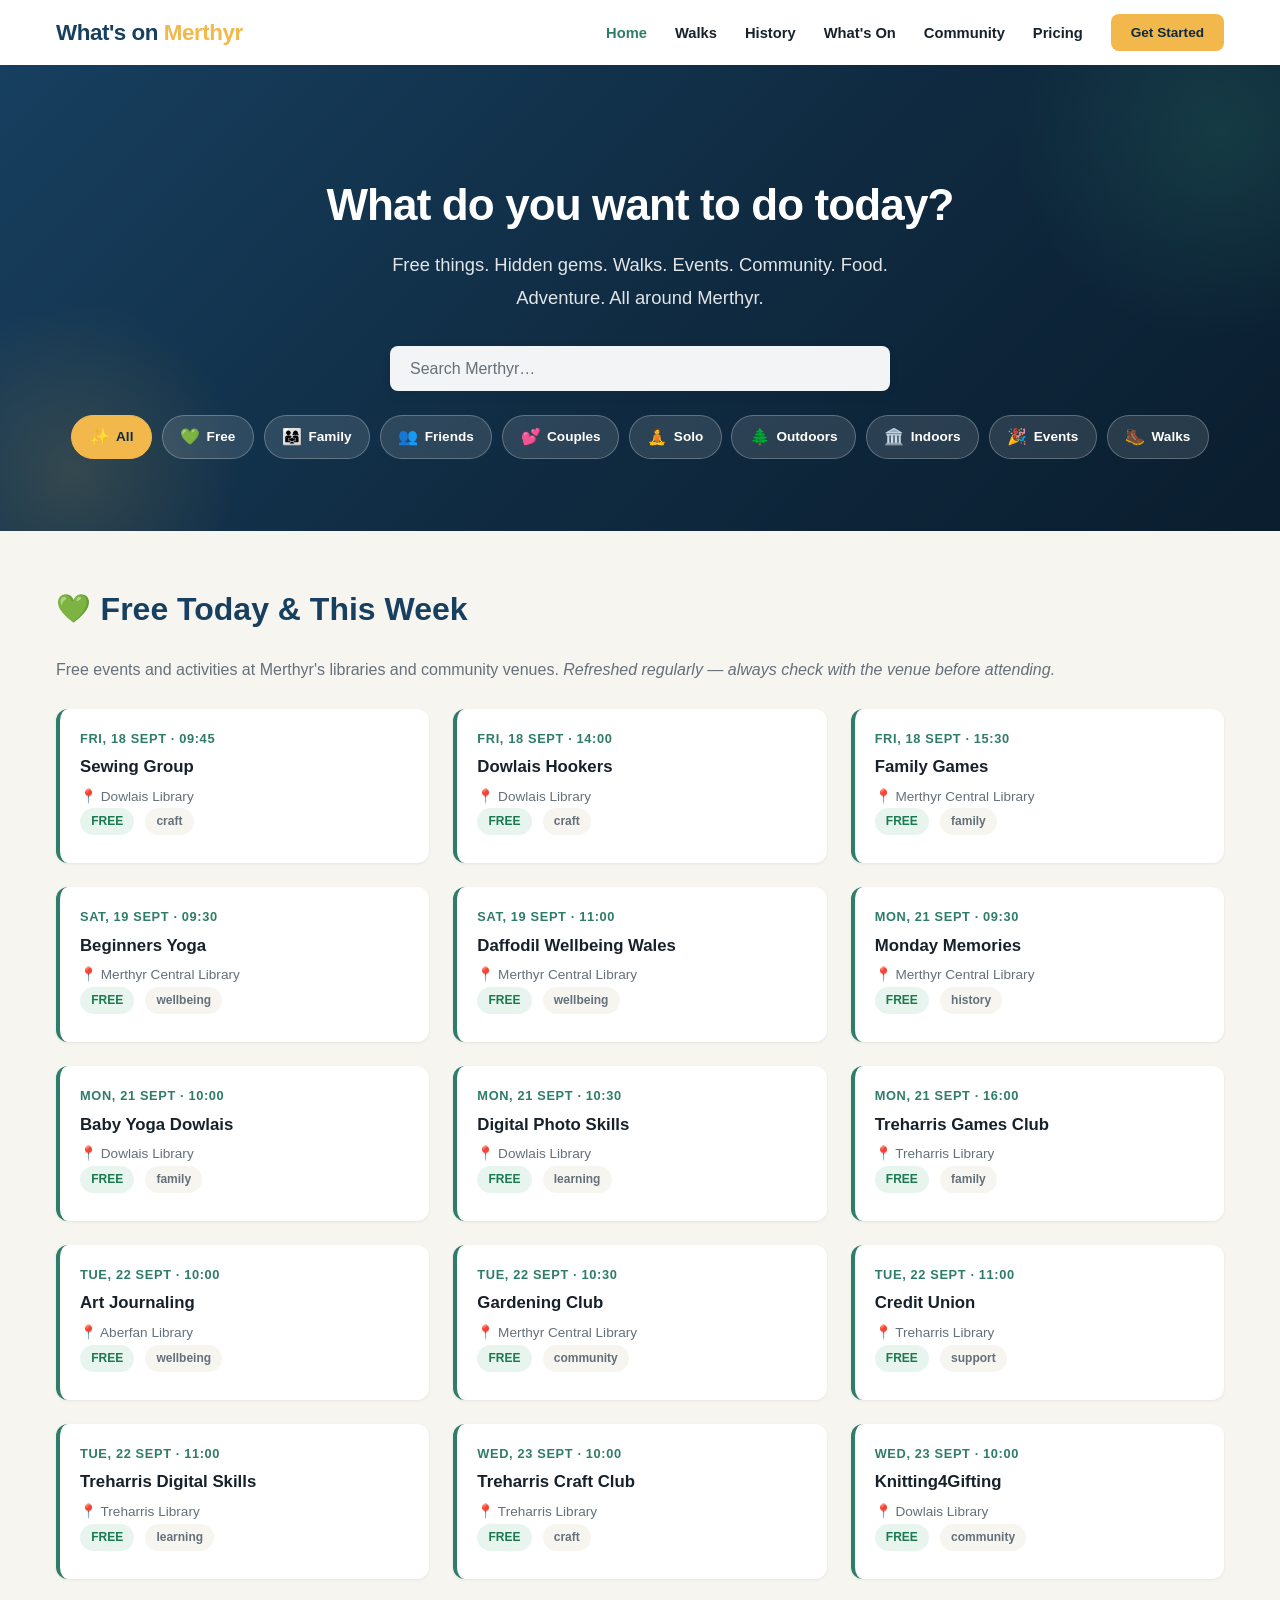
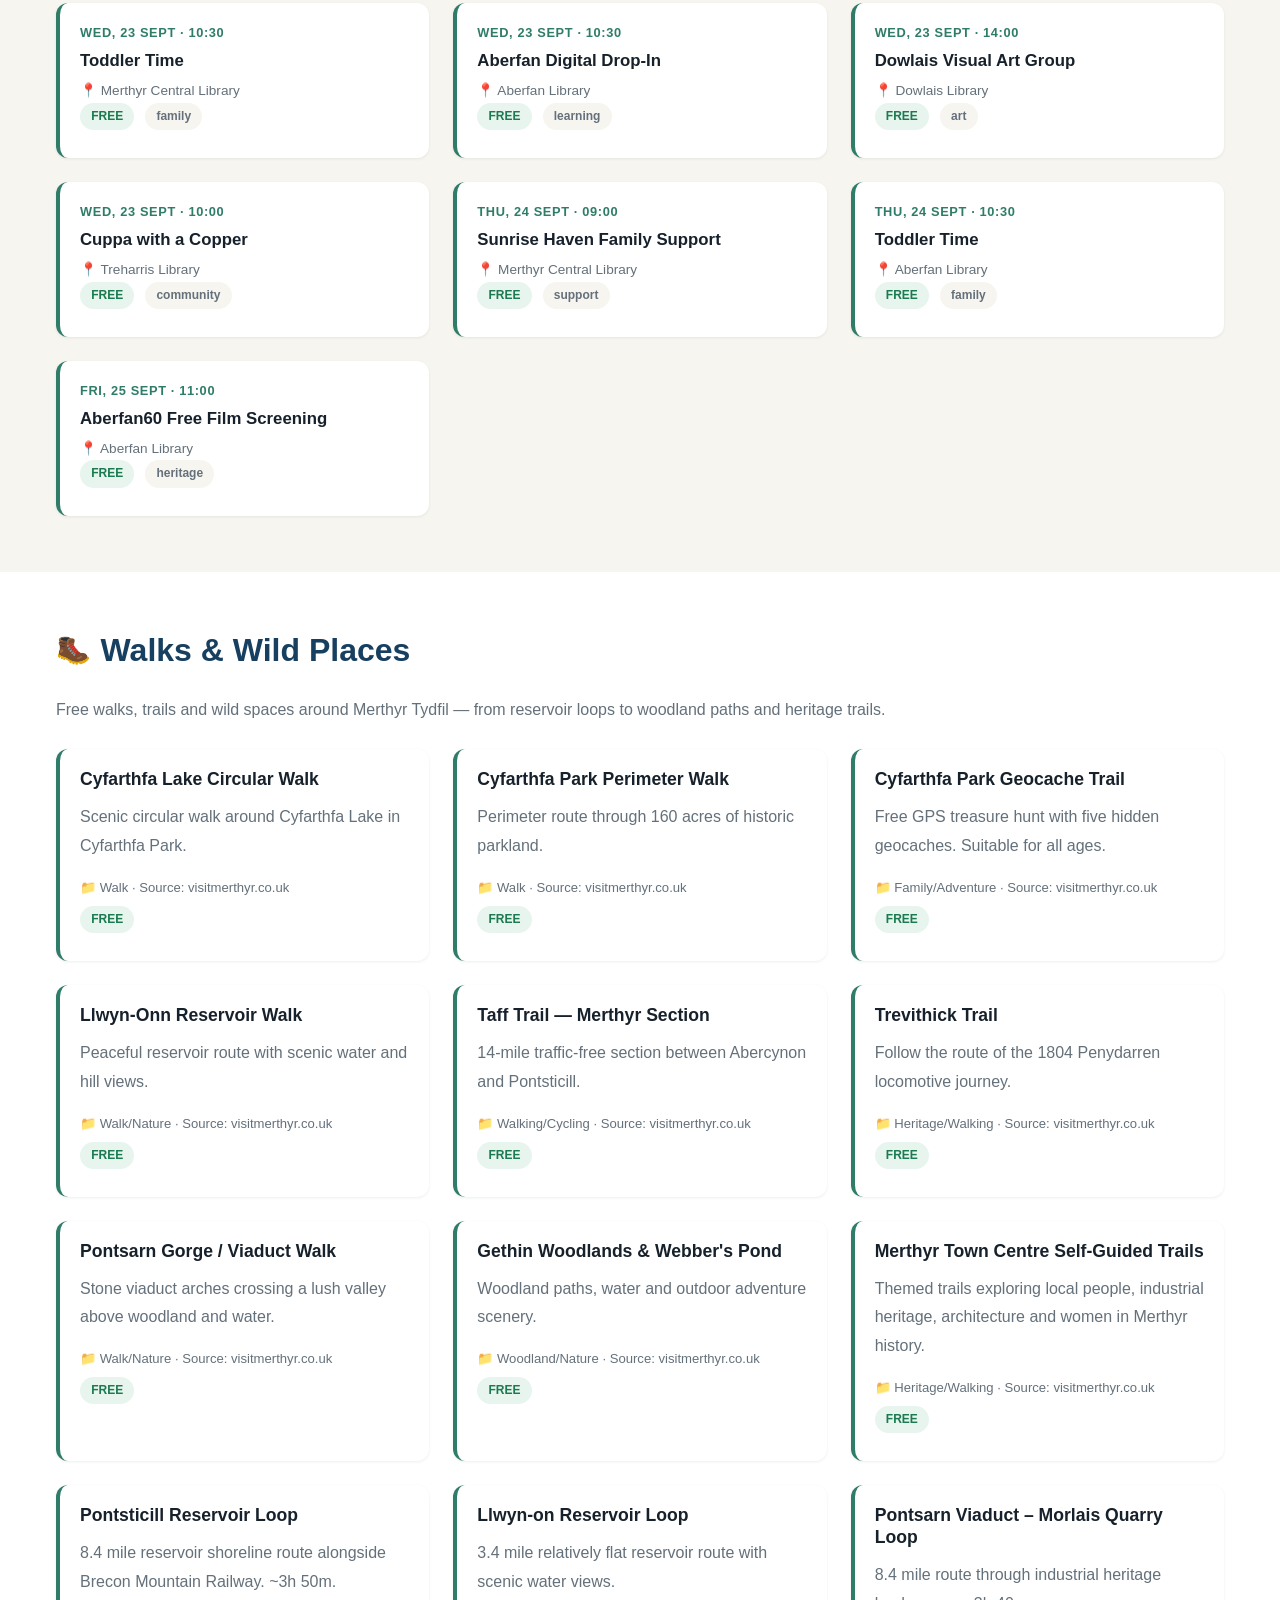
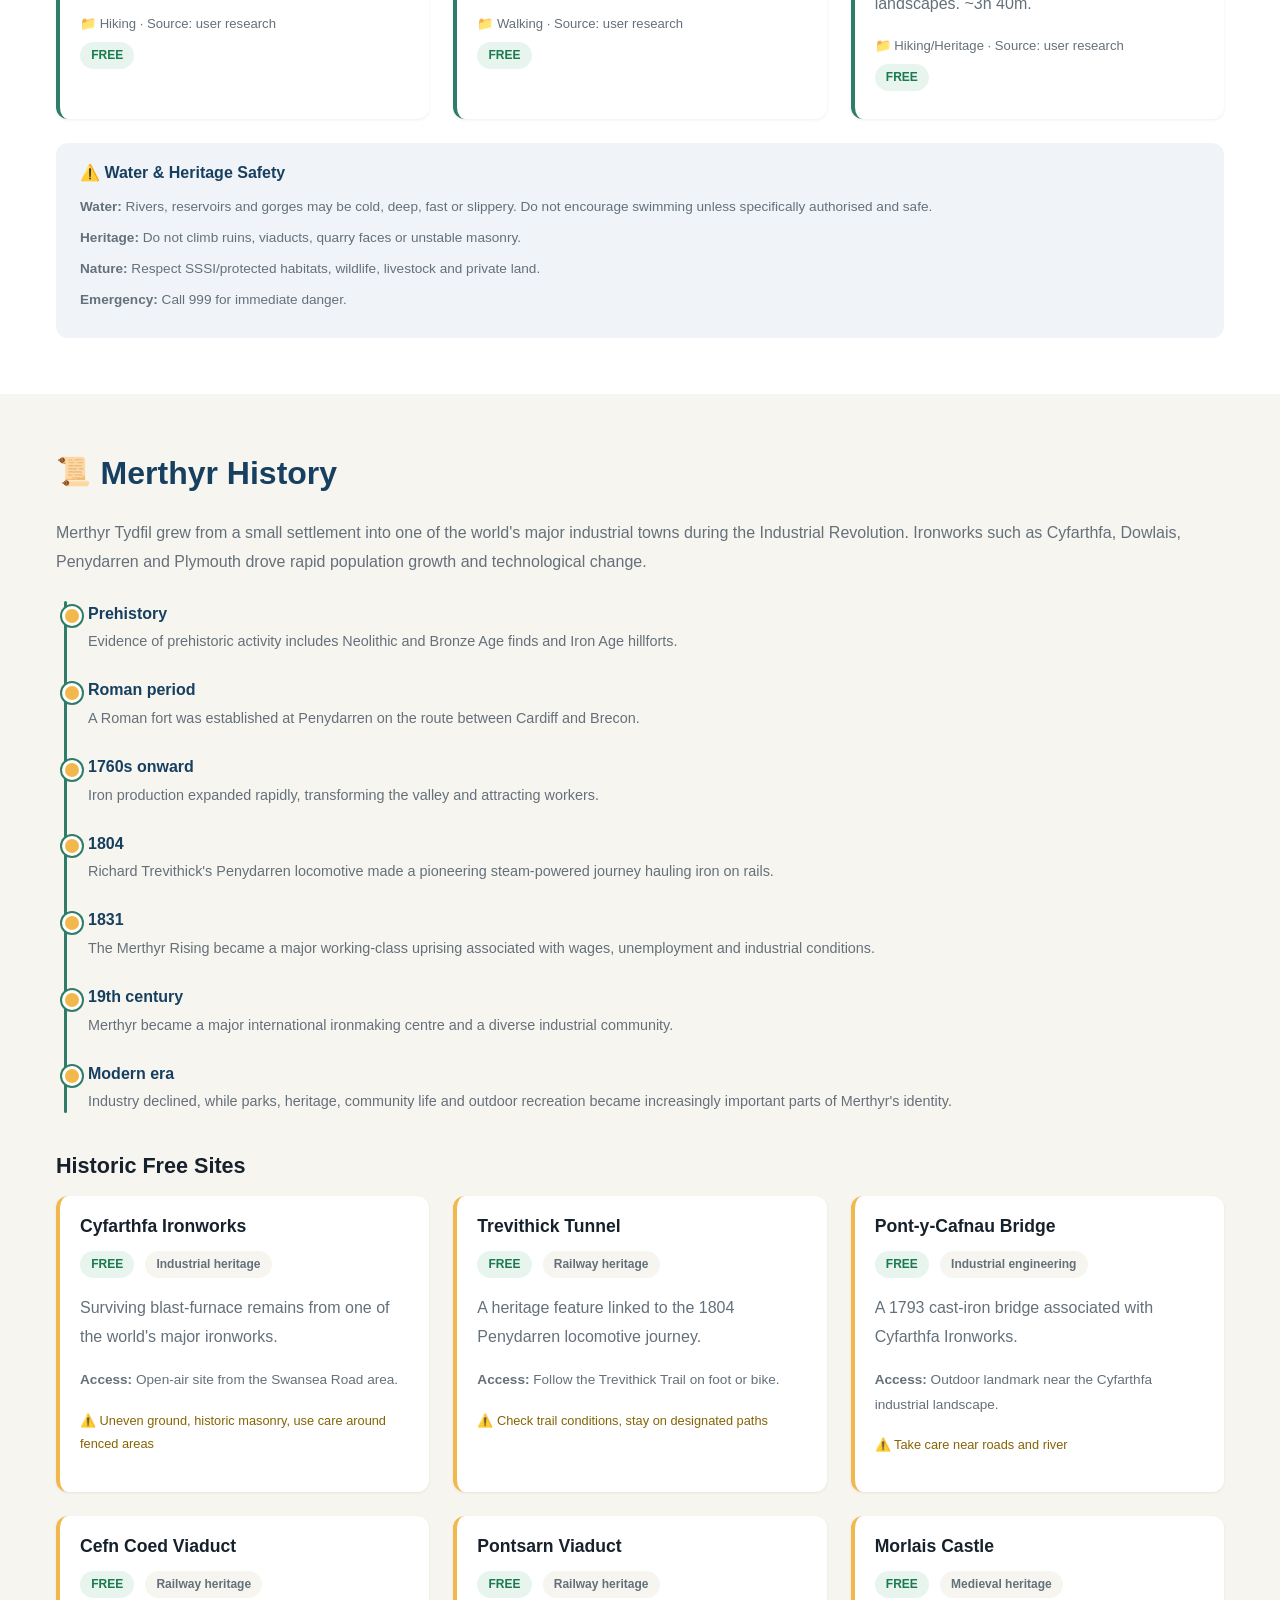
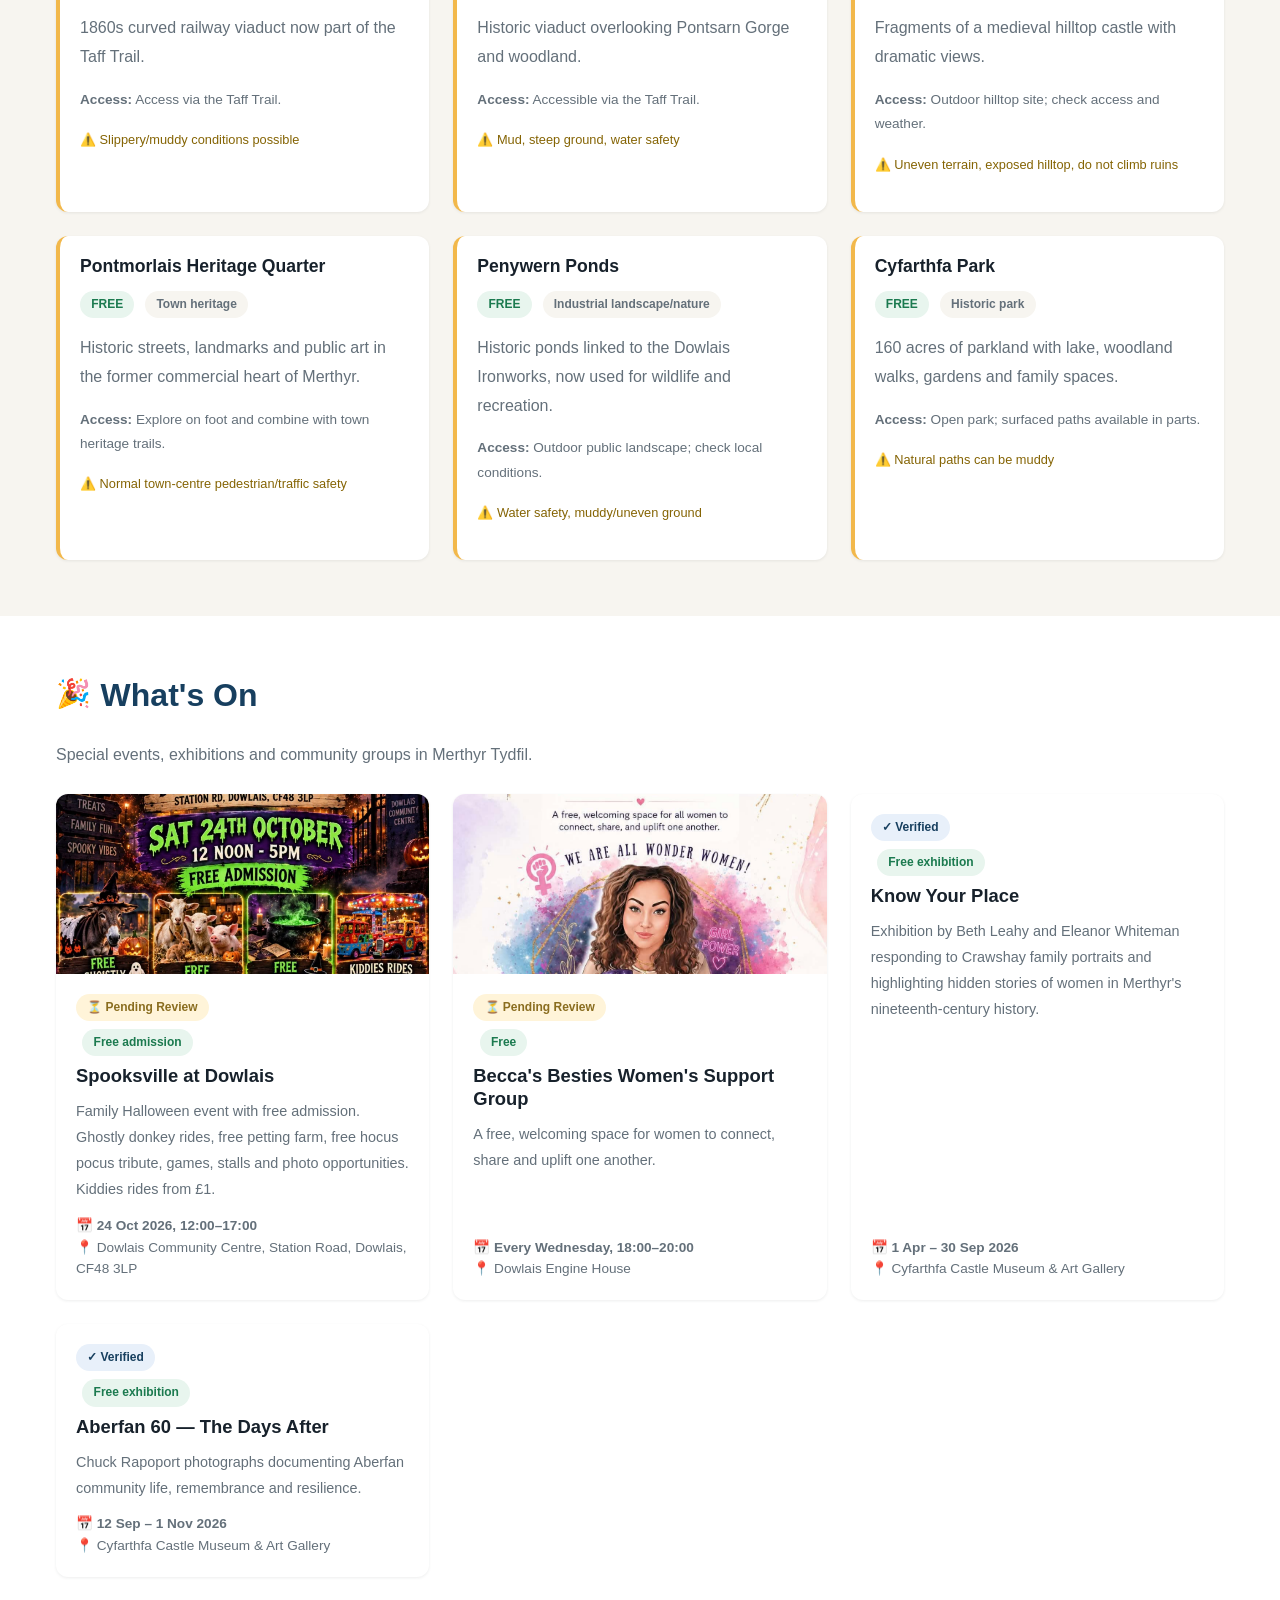
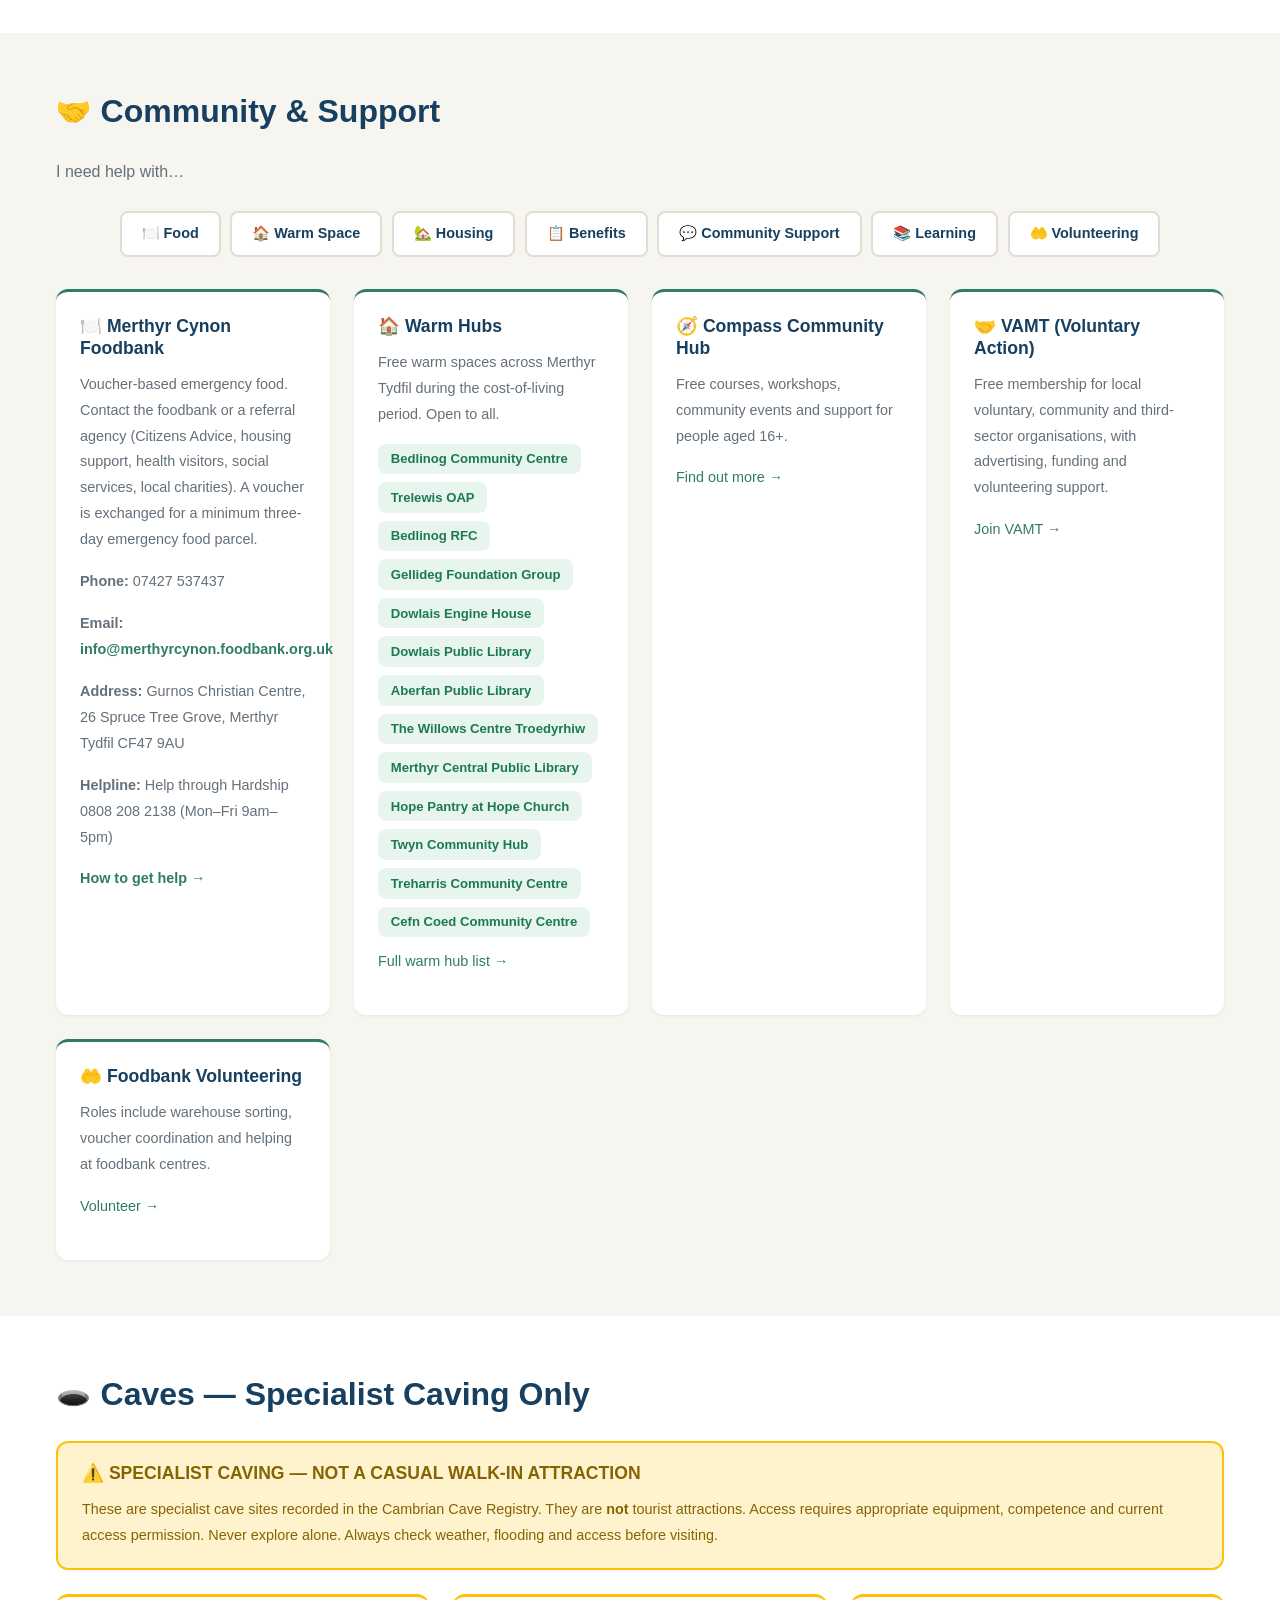
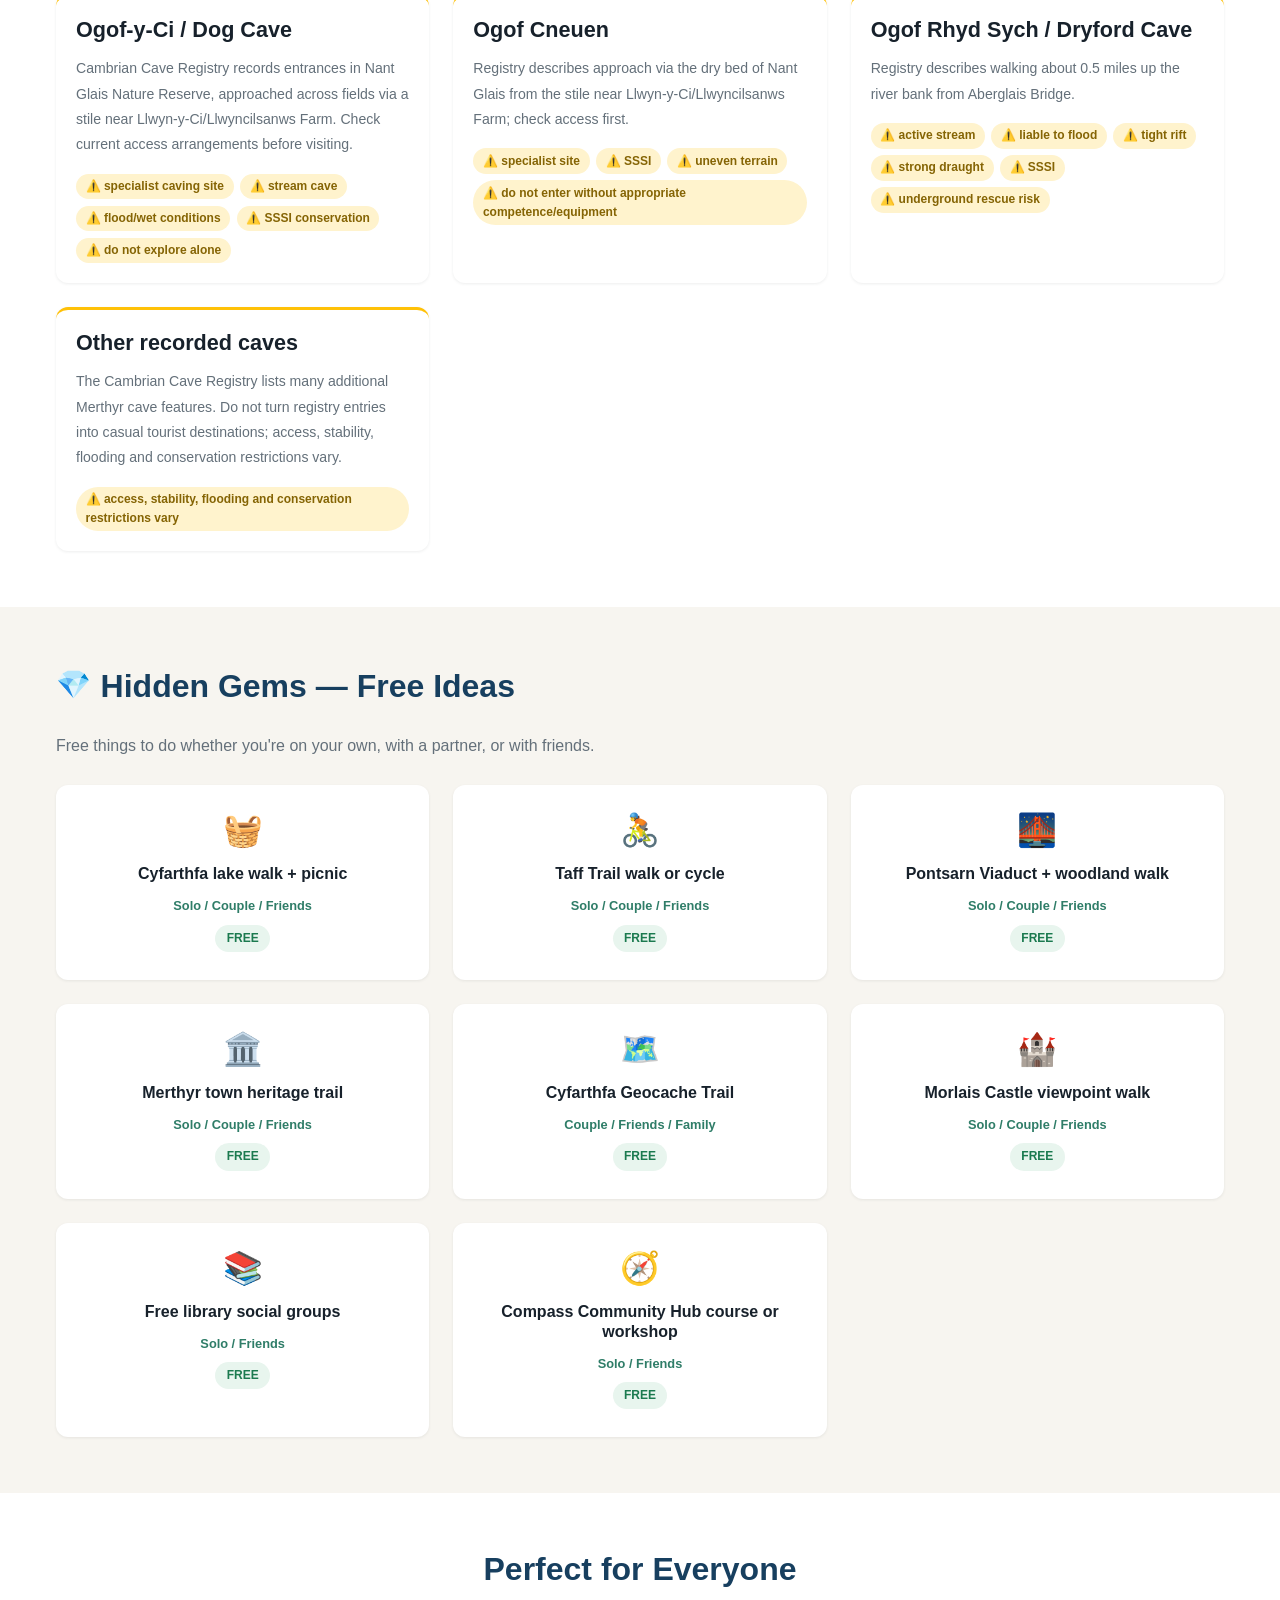
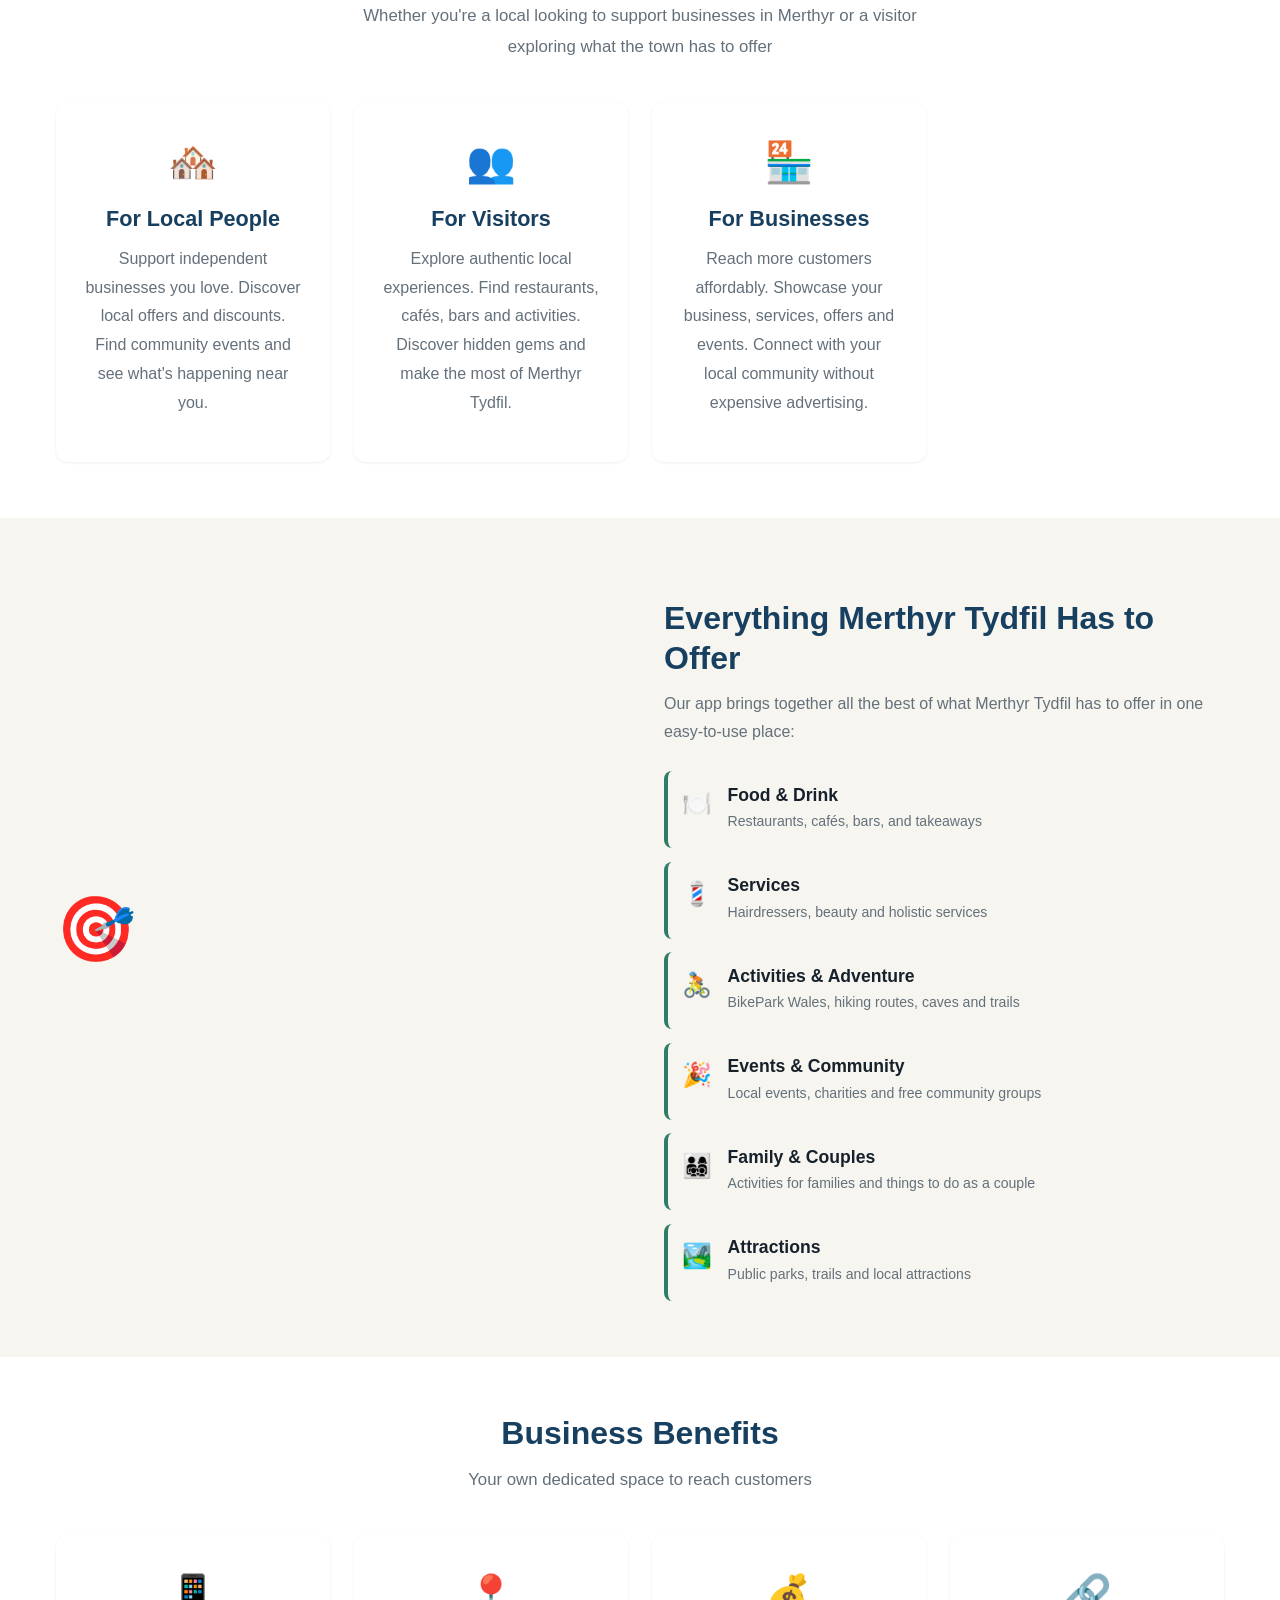
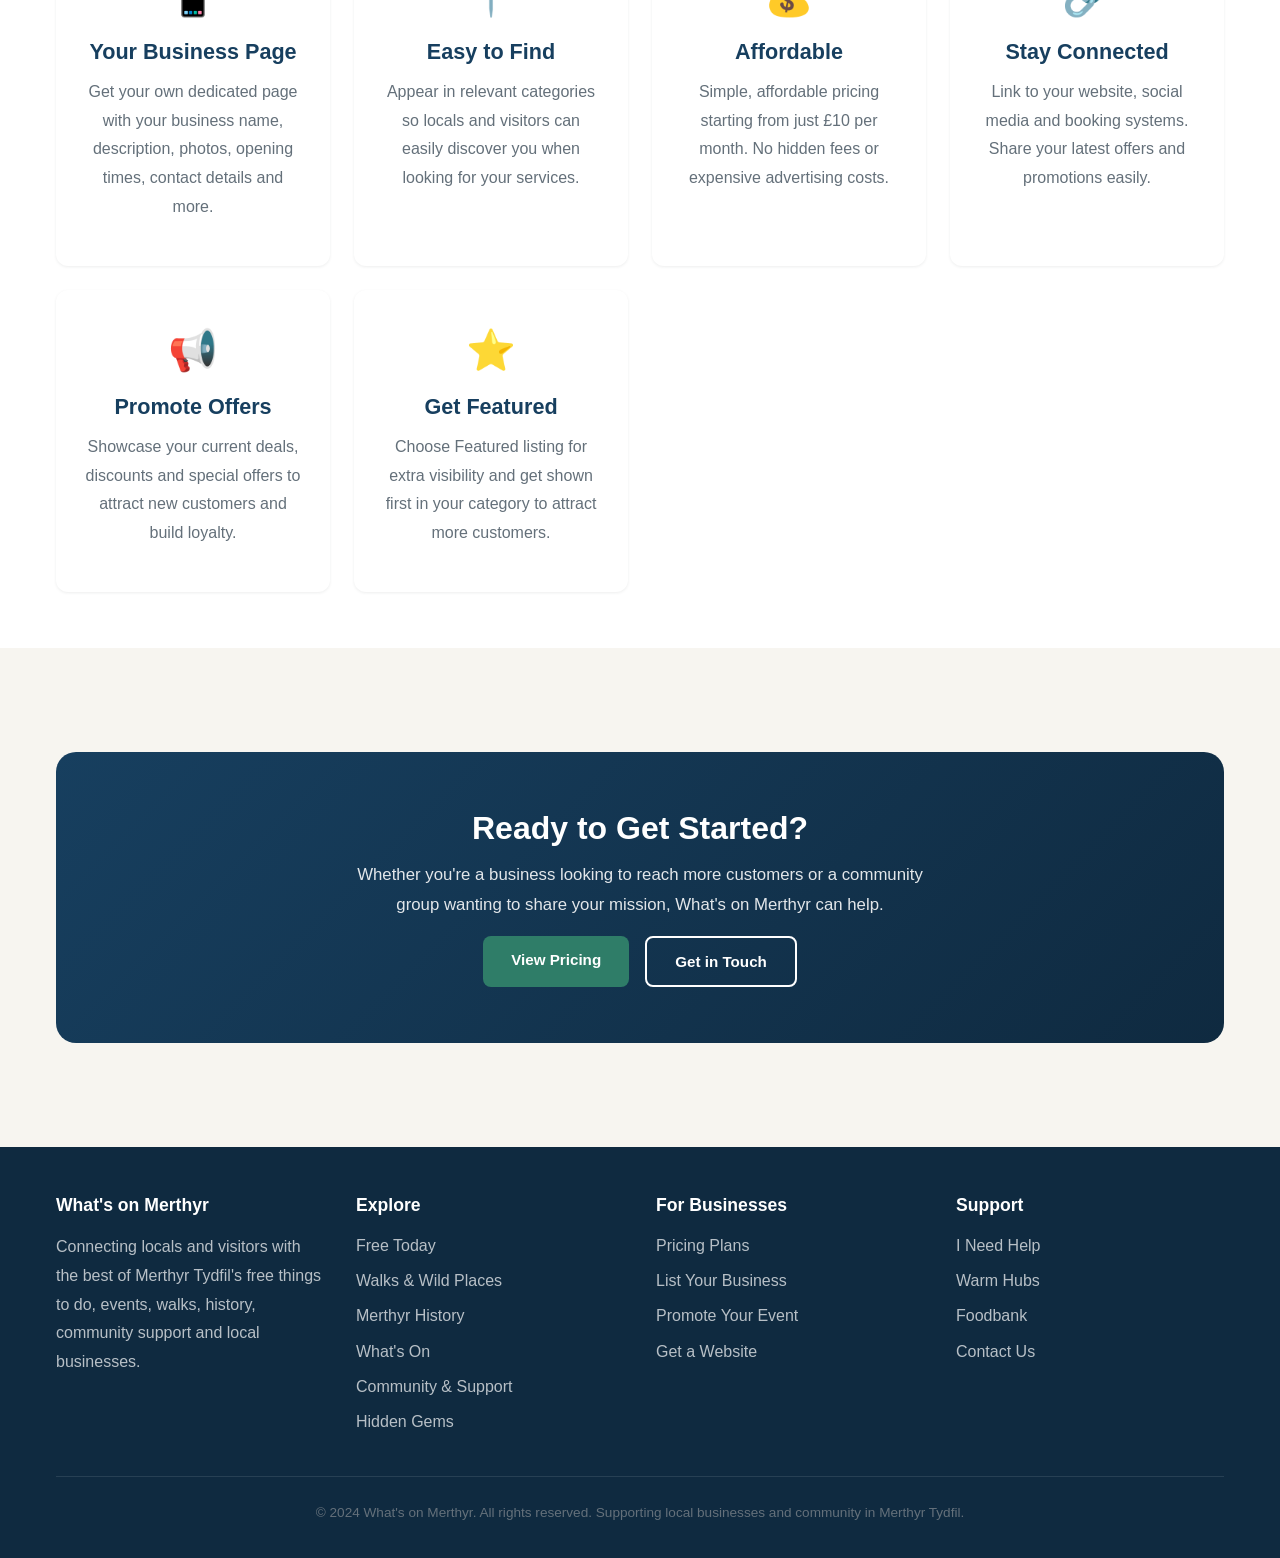
<file: index.html>
<!DOCTYPE html>
<html lang="en">
<head>
  <meta charset="UTF-8">
  <meta name="viewport" content="width=device-width, initial-scale=1.0">
  <title>What's on Merthyr — Free Things To Do, Events, Walks & Community</title>
  <meta name="description" content="Discover free things to do in Merthyr Tydfil — walks, events, history, community support, hidden gems and local businesses. For locals and visitors alike.">
  <link rel="stylesheet" href="styles.css">
  <script defer src="script.js"></script>
</head>
<body>
  <div class="content-wrapper">
    <header>
      <div class="container">
        <div class="header-content">
          <div class="logo">What's on <span>Merthyr</span></div>
          <button class="nav-toggle" id="navToggle">☰</button>
          <nav id="mainNav">
            <ul>
              <li><a href="index.html" class="active">Home</a></li>
              <li><a href="#walks">Walks</a></li>
              <li><a href="#history">History</a></li>
              <li><a href="#whats-on">What's On</a></li>
              <li><a href="#community">Community</a></li>
              <li><a href="pricing.html">Pricing</a></li>
              <li><a href="#contact" class="btn btn-primary btn-small">Get Started</a></li>
            </ul>
          </nav>
        </div>
      </div>
    </header>

    <main>
      <!-- Hero -->
      <section class="hero">
        <div class="container">
          <div class="hero-content">
            <h1>What do you want to do today?</h1>
            <p>Free things. Hidden gems. Walks. Events. Community. Food. Adventure. All around Merthyr.</p>
            <div class="hero-search">
              <input type="text" placeholder="Search Merthyr…" id="searchInput">
            </div>
            <div class="quick-filters" id="quickFilters">
              <span class="filter-chip active" data-filter="all"><span class="chip-icon">✨</span> All</span>
              <span class="filter-chip" data-filter="free"><span class="chip-icon">💚</span> Free</span>
              <span class="filter-chip" data-filter="family"><span class="chip-icon">👨‍👩‍👧</span> Family</span>
              <span class="filter-chip" data-filter="friends"><span class="chip-icon">👥</span> Friends</span>
              <span class="filter-chip" data-filter="couples"><span class="chip-icon">💕</span> Couples</span>
              <span class="filter-chip" data-filter="solo"><span class="chip-icon">🧘</span> Solo</span>
              <span class="filter-chip" data-filter="outdoors"><span class="chip-icon">🌲</span> Outdoors</span>
              <span class="filter-chip" data-filter="indoors"><span class="chip-icon">🏛️</span> Indoors</span>
              <span class="filter-chip" data-filter="events"><span class="chip-icon">🎉</span> Events</span>
              <span class="filter-chip" data-filter="walks"><span class="chip-icon">🥾</span> Walks</span>
            </div>
          </div>
        </div>
      </section>

      <!-- Free Today -->
      <section class="section" id="free-today">
        <div class="container">
          <div class="section-header">
            <span class="section-icon">💚</span>
            <h2>Free Today & This Week</h2>
          </div>
          <p style="margin-bottom: 1.5rem;">Free events and activities at Merthyr's libraries and community venues. <em>Refreshed regularly — always check with the venue before attending.</em></p>
          <div class="cards-grid" id="eventsGrid"></div>
        </div>
      </section>

      <!-- Walks & Wild Places -->
      <section class="section section-alt" id="walks">
        <div class="container">
          <div class="section-header">
            <span class="section-icon">🥾</span>
            <h2>Walks & Wild Places</h2>
          </div>
          <p style="margin-bottom: 1.5rem;">Free walks, trails and wild spaces around Merthyr Tydfil — from reservoir loops to woodland paths and heritage trails.</p>
          <div class="cards-grid" id="walksGrid"></div>

          <div class="safety-notice">
            <h3>⚠️ Water & Heritage Safety</h3>
            <p><strong>Water:</strong> Rivers, reservoirs and gorges may be cold, deep, fast or slippery. Do not encourage swimming unless specifically authorised and safe.</p>
            <p><strong>Heritage:</strong> Do not climb ruins, viaducts, quarry faces or unstable masonry.</p>
            <p><strong>Nature:</strong> Respect SSSI/protected habitats, wildlife, livestock and private land.</p>
            <p><strong>Emergency:</strong> Call 999 for immediate danger.</p>
          </div>
        </div>
      </section>

      <!-- Merthyr History -->
      <section class="section" id="history">
        <div class="container">
          <div class="section-header">
            <span class="section-icon">📜</span>
            <h2>Merthyr History</h2>
          </div>
          <p style="margin-bottom: 1.5rem;">Merthyr Tydfil grew from a small settlement into one of the world's major industrial towns during the Industrial Revolution. Ironworks such as Cyfarthfa, Dowlais, Penydarren and Plymouth drove rapid population growth and technological change.</p>
          <div class="timeline" id="timeline"></div>

          <h3 style="margin-top: 2.5rem; margin-bottom: 1rem;">Historic Free Sites</h3>
          <div class="cards-grid" id="historicGrid"></div>
        </div>
      </section>

      <!-- What's On -->
      <section class="section section-alt" id="whats-on">
        <div class="container">
          <div class="section-header">
            <span class="section-icon">🎉</span>
            <h2>What's On</h2>
          </div>
          <p style="margin-bottom: 1.5rem;">Special events, exhibitions and community groups in Merthyr Tydfil.</p>
          <div class="cards-grid" id="whatsOnGrid"></div>
        </div>
      </section>

      <!-- Community & Support -->
      <section class="section" id="community">
        <div class="container">
          <div class="section-header">
            <span class="section-icon">🤝</span>
            <h2>Community & Support</h2>
          </div>
          <p style="margin-bottom: 1.5rem;">I need help with…</p>
          <div class="help-pathway">
            <span class="help-chip">🍽️ Food</span>
            <span class="help-chip">🏠 Warm Space</span>
            <span class="help-chip">🏡 Housing</span>
            <span class="help-chip">📋 Benefits</span>
            <span class="help-chip">💬 Community Support</span>
            <span class="help-chip">📚 Learning</span>
            <span class="help-chip">🤲 Volunteering</span>
          </div>

          <div class="support-grid">
            <div class="support-card">
              <h3>🍽️ Merthyr Cynon Foodbank</h3>
              <p>Voucher-based emergency food. Contact the foodbank or a referral agency (Citizens Advice, housing support, health visitors, social services, local charities). A voucher is exchanged for a minimum three-day emergency food parcel.</p>
              <div class="contact-info">
                <p><strong>Phone:</strong> 07427 537437</p>
                <p><strong>Email:</strong> <a href="mailto:info@merthyrcynon.foodbank.org.uk">info@merthyrcynon.foodbank.org.uk</a></p>
                <p><strong>Address:</strong> Gurnos Christian Centre, 26 Spruce Tree Grove, Merthyr Tydfil CF47 9AU</p>
                <p><strong>Helpline:</strong> Help through Hardship 0808 208 2138 (Mon–Fri 9am–5pm)</p>
                <p><a href="https://merthyrcynon.foodbank.org.uk/get-help/how-to-get-help/" target="_blank" rel="noopener">How to get help →</a></p>
              </div>
            </div>

            <div class="support-card">
              <h3>🏠 Warm Hubs</h3>
              <p>Free warm spaces across Merthyr Tydfil during the cost-of-living period. Open to all.</p>
              <div class="warm-hubs-list">
                <span class="warm-hub-tag">Bedlinog Community Centre</span>
                <span class="warm-hub-tag">Trelewis OAP</span>
                <span class="warm-hub-tag">Bedlinog RFC</span>
                <span class="warm-hub-tag">Gellideg Foundation Group</span>
                <span class="warm-hub-tag">Dowlais Engine House</span>
                <span class="warm-hub-tag">Dowlais Public Library</span>
                <span class="warm-hub-tag">Aberfan Public Library</span>
                <span class="warm-hub-tag">The Willows Centre Troedyrhiw</span>
                <span class="warm-hub-tag">Merthyr Central Public Library</span>
                <span class="warm-hub-tag">Hope Pantry at Hope Church</span>
                <span class="warm-hub-tag">Twyn Community Hub</span>
                <span class="warm-hub-tag">Treharris Community Centre</span>
                <span class="warm-hub-tag">Cefn Coed Community Centre</span>
              </div>
              <p style="margin-top: 0.75rem;"><a href="https://www.merthyr.gov.uk/resident/cost-of-living-support-and-advice/warm-hub/" target="_blank" rel="noopener">Full warm hub list →</a></p>
            </div>

            <div class="support-card">
              <h3>🧭 Compass Community Hub</h3>
              <p>Free courses, workshops, community events and support for people aged 16+.</p>
              <p><a href="https://www.merthyr.gov.uk/resident/compass-community-hub/who-are-we-and-what-do-we-do/" target="_blank" rel="noopener">Find out more →</a></p>
            </div>

            <div class="support-card">
              <h3>🤝 VAMT (Voluntary Action)</h3>
              <p>Free membership for local voluntary, community and third-sector organisations, with advertising, funding and volunteering support.</p>
              <p><a href="https://vamt.net/membership/" target="_blank" rel="noopener">Join VAMT →</a></p>
            </div>

            <div class="support-card">
              <h3>🤲 Foodbank Volunteering</h3>
              <p>Roles include warehouse sorting, voucher coordination and helping at foodbank centres.</p>
              <p><a href="https://merthyrcynon.foodbank.org.uk/give-help/volunteer/" target="_blank" rel="noopener">Volunteer →</a></p>
            </div>
          </div>
        </div>
      </section>

      <!-- Caves (Safety First) -->
      <section class="section section-alt" id="caves">
        <div class="container">
          <div class="section-header">
            <span class="section-icon">🕳️</span>
            <h2>Caves — Specialist Caving Only</h2>
          </div>
          <div class="cave-warning">
            <h3>⚠️ SPECIALIST CAVING — NOT A CASUAL WALK-IN ATTRACTION</h3>
            <p>These are specialist cave sites recorded in the Cambrian Cave Registry. They are <strong>not</strong> tourist attractions. Access requires appropriate equipment, competence and current access permission. Never explore alone. Always check weather, flooding and access before visiting.</p>
          </div>
          <div class="cards-grid" id="cavesGrid"></div>
        </div>
      </section>

      <!-- Hidden Gems -->
      <section class="section" id="hidden-gems">
        <div class="container">
          <div class="section-header">
            <span class="section-icon">💎</span>
            <h2>Hidden Gems — Free Ideas</h2>
          </div>
          <p style="margin-bottom: 1.5rem;">Free things to do whether you're on your own, with a partner, or with friends.</p>
          <div class="cards-grid" id="ideasGrid"></div>
        </div>
      </section>

      <!-- For Everyone -->
      <section class="section section-alt">
        <div class="container">
          <div class="section-title">
            <h2>Perfect for Everyone</h2>
            <p>Whether you're a local looking to support businesses in Merthyr or a visitor exploring what the town has to offer</p>
          </div>
          <div class="features-grid">
            <div class="feature-card">
              <div class="feature-icon">🏘️</div>
              <h3>For Local People</h3>
              <p>Support independent businesses you love. Discover local offers and discounts. Find community events and see what's happening near you.</p>
            </div>
            <div class="feature-card">
              <div class="feature-icon">👥</div>
              <h3>For Visitors</h3>
              <p>Explore authentic local experiences. Find restaurants, cafés, bars and activities. Discover hidden gems and make the most of Merthyr Tydfil.</p>
            </div>
            <div class="feature-card">
              <div class="feature-icon">🏪</div>
              <h3>For Businesses</h3>
              <p>Reach more customers affordably. Showcase your business, services, offers and events. Connect with your local community without expensive advertising.</p>
            </div>
          </div>
        </div>
      </section>

      <!-- Everything Merthyr -->
      <section class="section">
        <div class="container">
          <div class="about-content">
            <div>
              <div class="feature-icon" style="font-size: 4rem; margin-bottom: 1rem;">🎯</div>
            </div>
            <div class="about-text">
              <h2>Everything Merthyr Tydfil Has to Offer</h2>
              <p>Our app brings together all the best of what Merthyr Tydfil has to offer in one easy-to-use place:</p>
              <div class="about-highlights">
                <div class="highlight"><div class="highlight-icon">🍽️</div><div class="highlight-text"><h4>Food & Drink</h4><p>Restaurants, cafés, bars, and takeaways</p></div></div>
                <div class="highlight"><div class="highlight-icon">💈</div><div class="highlight-text"><h4>Services</h4><p>Hairdressers, beauty and holistic services</p></div></div>
                <div class="highlight"><div class="highlight-icon">🚴</div><div class="highlight-text"><h4>Activities & Adventure</h4><p>BikePark Wales, hiking routes, caves and trails</p></div></div>
                <div class="highlight"><div class="highlight-icon">🎉</div><div class="highlight-text"><h4>Events & Community</h4><p>Local events, charities and free community groups</p></div></div>
                <div class="highlight"><div class="highlight-icon">👨‍👩‍👧‍👦</div><div class="highlight-text"><h4>Family & Couples</h4><p>Activities for families and things to do as a couple</p></div></div>
                <div class="highlight"><div class="highlight-icon">🏞️</div><div class="highlight-text"><h4>Attractions</h4><p>Public parks, trails and local attractions</p></div></div>
              </div>
            </div>
          </div>
        </div>
      </section>

      <!-- Business Benefits -->
      <section class="section section-alt">
        <div class="container">
          <div class="section-title">
            <h2>Business Benefits</h2>
            <p>Your own dedicated space to reach customers</p>
          </div>
          <div class="features-grid">
            <div class="feature-card"><div class="feature-icon">📱</div><h3>Your Business Page</h3><p>Get your own dedicated page with your business name, description, photos, opening times, contact details and more.</p></div>
            <div class="feature-card"><div class="feature-icon">📍</div><h3>Easy to Find</h3><p>Appear in relevant categories so locals and visitors can easily discover you when looking for your services.</p></div>
            <div class="feature-card"><div class="feature-icon">💰</div><h3>Affordable</h3><p>Simple, affordable pricing starting from just £10 per month. No hidden fees or expensive advertising costs.</p></div>
            <div class="feature-card"><div class="feature-icon">🔗</div><h3>Stay Connected</h3><p>Link to your website, social media and booking systems. Share your latest offers and promotions easily.</p></div>
            <div class="feature-card"><div class="feature-icon">📢</div><h3>Promote Offers</h3><p>Showcase your current deals, discounts and special offers to attract new customers and build loyalty.</p></div>
            <div class="feature-card"><div class="feature-icon">⭐</div><h3>Get Featured</h3><p>Choose Featured listing for extra visibility and get shown first in your category to attract more customers.</p></div>
          </div>
        </div>
      </section>

      <!-- CTA -->
      <section class="section">
        <div class="container">
          <div class="cta-section">
            <h2>Ready to Get Started?</h2>
            <p>Whether you're a business looking to reach more customers or a community group wanting to share your mission, What's on Merthyr can help.</p>
            <div class="button-group">
              <a href="pricing.html" class="btn btn-secondary">View Pricing</a>
              <a href="#contact" class="btn btn-outline" style="color:white;border-color:white;">Get in Touch</a>
            </div>
          </div>
        </div>
      </section>
    </main>

    <!-- Footer -->
    <footer>
      <div class="container">
        <div class="footer-content">
          <div class="footer-section">
            <h4>What's on Merthyr</h4>
            <p>Connecting locals and visitors with the best of Merthyr Tydfil's free things to do, events, walks, history, community support and local businesses.</p>
          </div>
          <div class="footer-section">
            <h4>Explore</h4>
            <ul>
              <li><a href="#free-today">Free Today</a></li>
              <li><a href="#walks">Walks & Wild Places</a></li>
              <li><a href="#history">Merthyr History</a></li>
              <li><a href="#whats-on">What's On</a></li>
              <li><a href="#community">Community & Support</a></li>
              <li><a href="#hidden-gems">Hidden Gems</a></li>
            </ul>
          </div>
          <div class="footer-section">
            <h4>For Businesses</h4>
            <ul>
              <li><a href="pricing.html">Pricing Plans</a></li>
              <li><a href="#contact">List Your Business</a></li>
              <li><a href="#contact">Promote Your Event</a></li>
              <li><a href="#contact">Get a Website</a></li>
            </ul>
          </div>
          <div class="footer-section">
            <h4>Support</h4>
            <ul>
              <li><a href="#community">I Need Help</a></li>
              <li><a href="#community">Warm Hubs</a></li>
              <li><a href="#community">Foodbank</a></li>
              <li><a href="#contact">Contact Us</a></li>
            </ul>
          </div>
        </div>
        <div class="footer-bottom">
          <p>&copy; 2024 What's on Merthyr. All rights reserved. Supporting local businesses and community in Merthyr Tydfil.</p>
        </div>
      </div>
    </footer>
  </div>
</body>
</html>
</file>
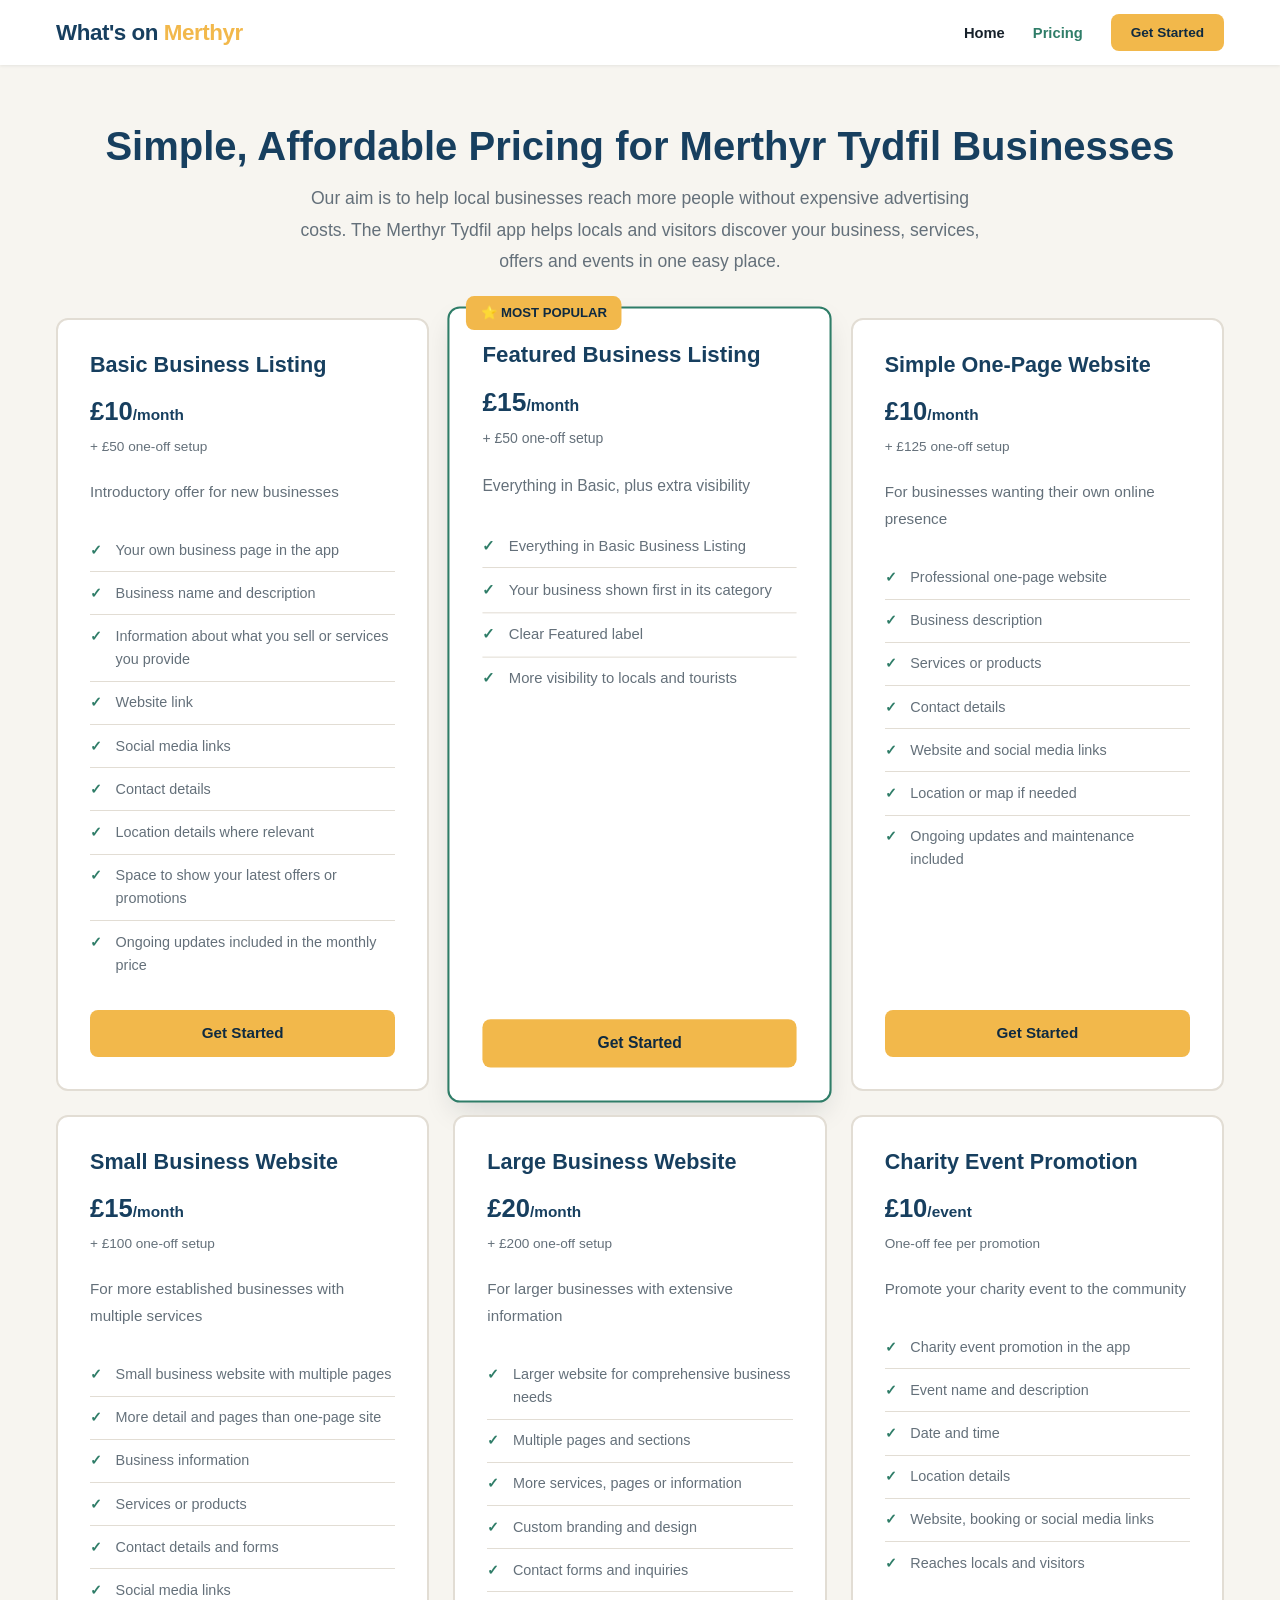
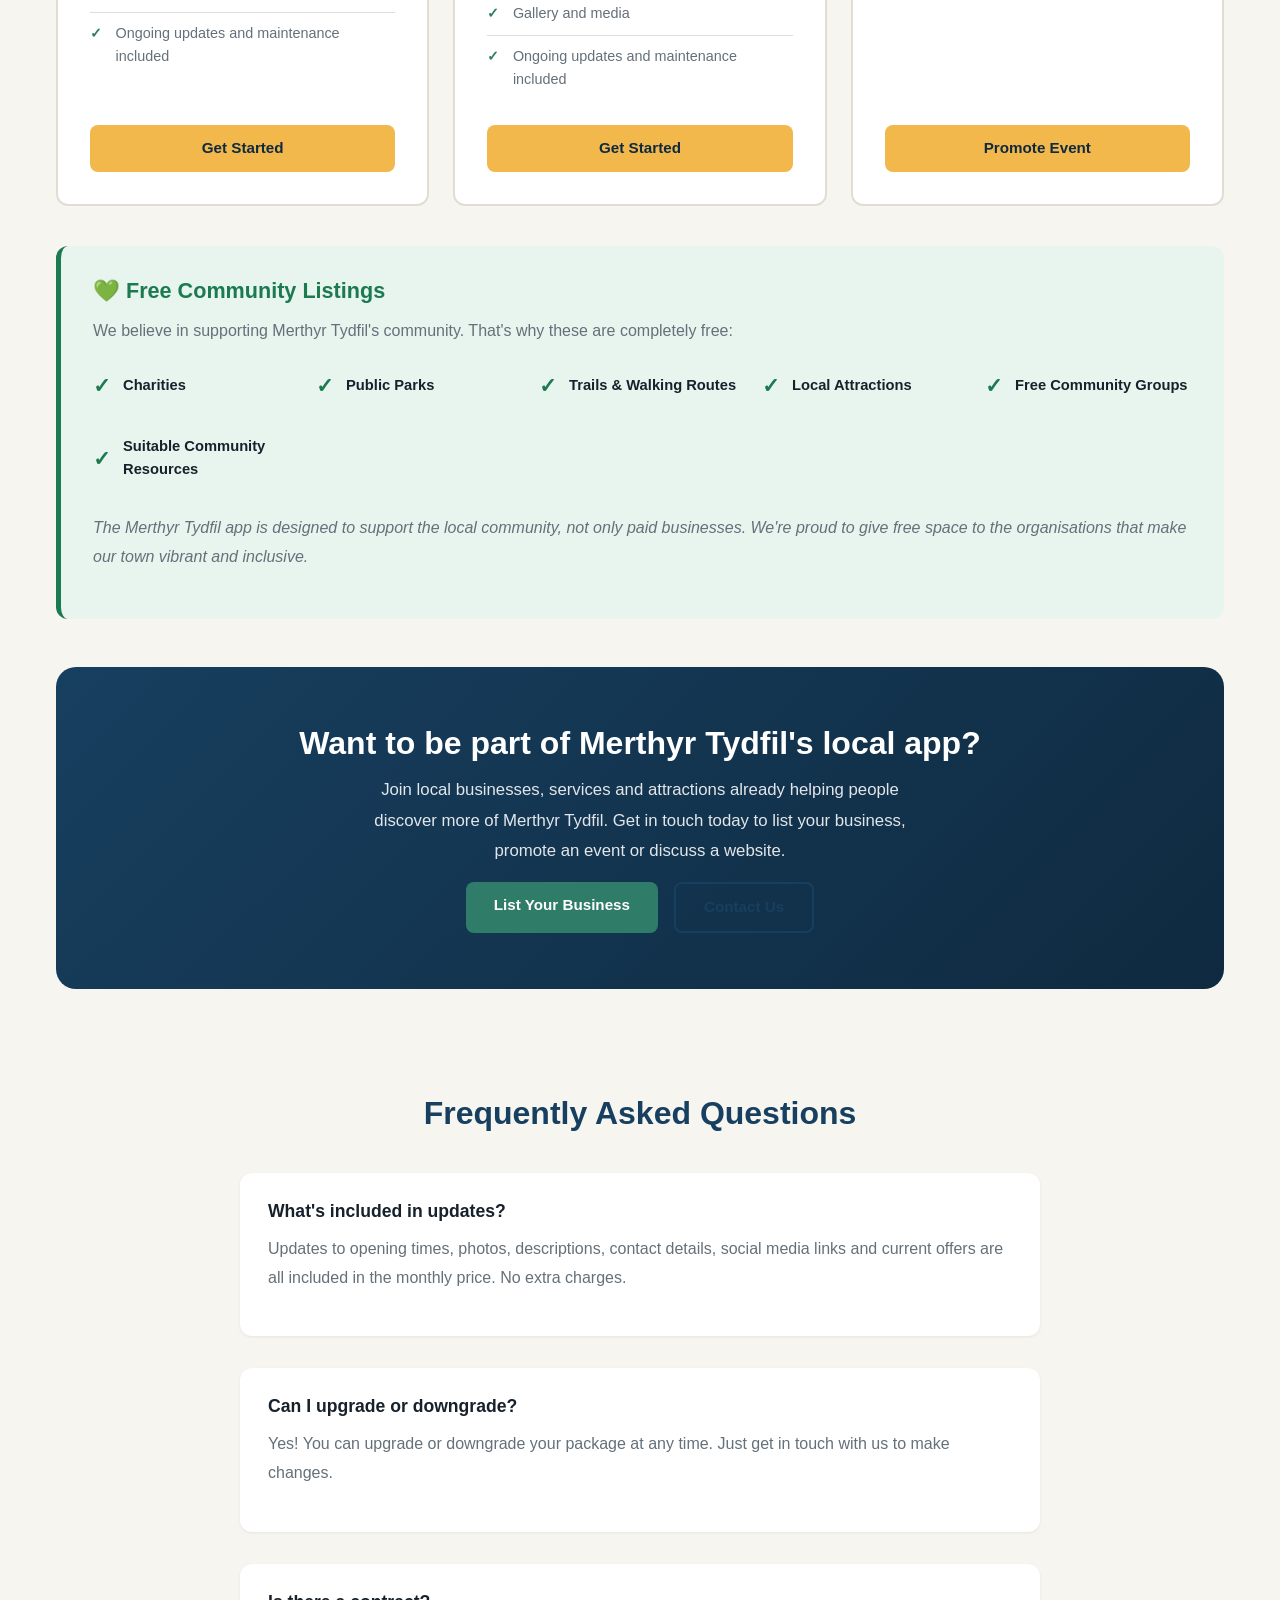
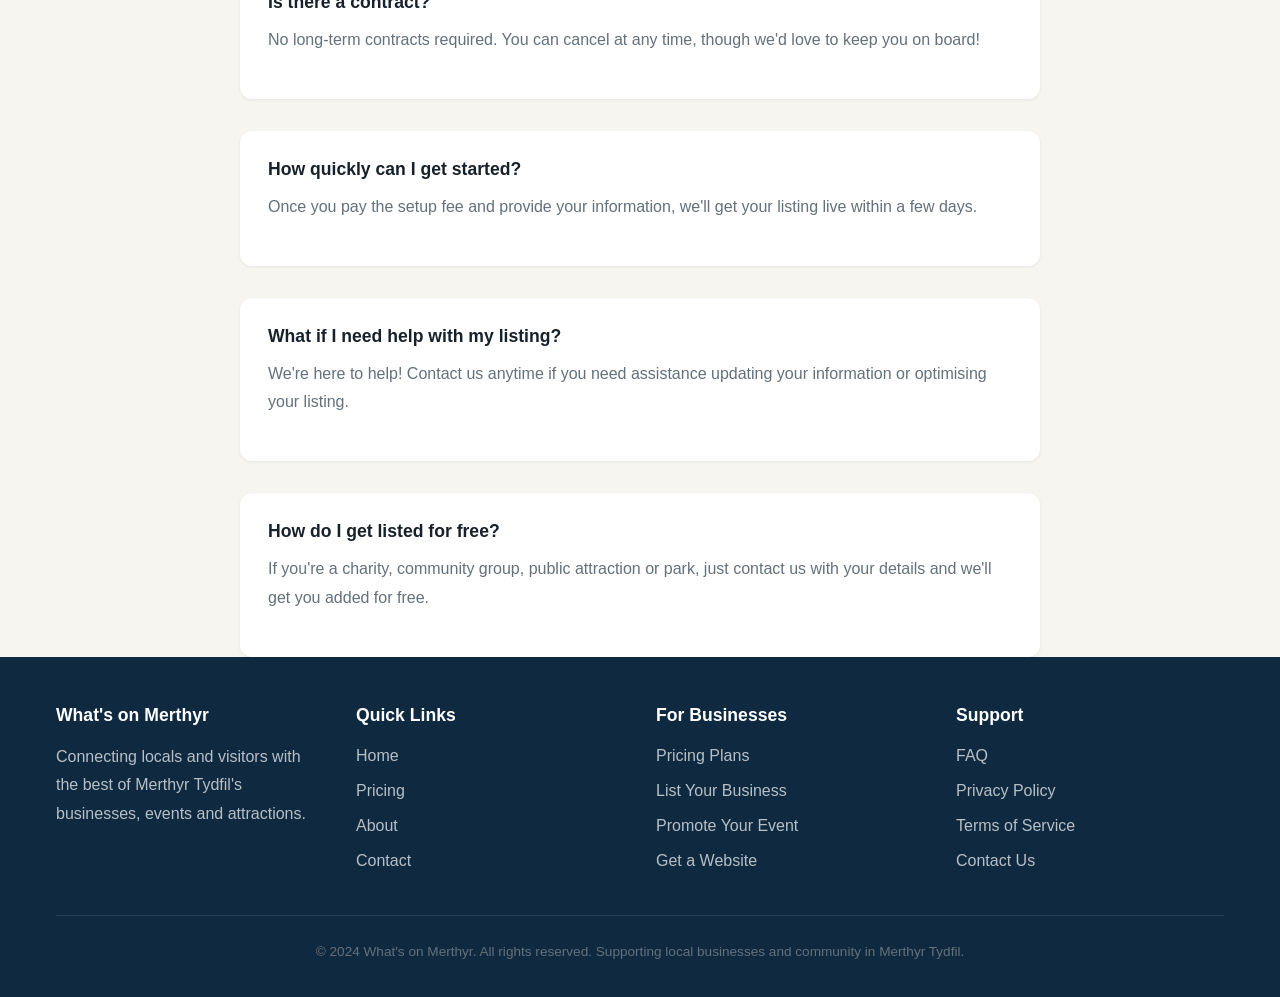
<file: pricing.html>
<!DOCTYPE html>
<html lang="en">
<head>
  <meta charset="UTF-8">
  <meta name="viewport" content="width=device-width, initial-scale=1.0">
  <title>Pricing - What's on Merthyr</title>
  <meta name="description" content="Simple, affordable pricing for local businesses. List your business from £10/month or create a website from £10/month. Charity listings free.">
  <link rel="stylesheet" href="styles.css">
  <script defer src="script.js"></script>
</head>
<body>
  <div class="content-wrapper">
    <header>
      <div class="container">
        <div class="header-content">
          <div class="logo">
            What's on <span>Merthyr</span>
          </div>
          <button class="nav-toggle" id="navToggle">☰</button>
          <nav id="mainNav">
            <ul>
              <li><a href="index.html">Home</a></li>
              <li><a href="pricing.html" class="active">Pricing</a></li>
              <li><a href="#contact" class="btn btn-primary btn-small">Get Started</a></li>
            </ul>
          </nav>
        </div>
      </div>
    </header>

    <main>
      <!-- Pricing Intro -->
      <section class="pricing">
        <div class="container">
          <div class="pricing-intro">
            <h1>Simple, Affordable Pricing for Merthyr Tydfil Businesses</h1>
            <p>Our aim is to help local businesses reach more people without expensive advertising costs. The Merthyr Tydfil app helps locals and visitors discover your business, services, offers and events in one easy place.</p>
          </div>

          <!-- Business Listing Options -->
          <div class="pricing-grid">
            <!-- Basic Business Listing -->
            <div class="pricing-card">
              <h3>Basic Business Listing</h3>
              <div class="pricing-info">
                <div class="price">£10<span style="font-size: 0.6em;">/month</span></div>
                <div class="price-period">+ £50 one-off setup</div>
              </div>
              <p style="font-size: 0.95rem; margin-bottom: 1.5rem;">Introductory offer for new businesses</p>
              <ul class="pricing-features">
                <li>Your own business page in the app</li>
                <li>Business name and description</li>
                <li>Information about what you sell or services you provide</li>
                <li>Website link</li>
                <li>Social media links</li>
                <li>Contact details</li>
                <li>Location details where relevant</li>
                <li>Space to show your latest offers or promotions</li>
                <li>Ongoing updates included in the monthly price</li>
              </ul>
              <a href="#contact" class="btn btn-primary">Get Started</a>
            </div>

            <!-- Featured Business Listing -->
            <div class="pricing-card featured">
              <div class="featured-badge">⭐ MOST POPULAR</div>
              <h3>Featured Business Listing</h3>
              <div class="pricing-info">
                <div class="price">£15<span style="font-size: 0.6em;">/month</span></div>
                <div class="price-period">+ £50 one-off setup</div>
              </div>
              <p style="font-size: 0.95rem; margin-bottom: 1.5rem;">Everything in Basic, plus extra visibility</p>
              <ul class="pricing-features">
                <li>Everything in Basic Business Listing</li>
                <li>Your business shown first in its category</li>
                <li>Clear Featured label</li>
                <li>More visibility to locals and tourists</li>
              </ul>
              <a href="#contact" class="btn btn-primary">Get Started</a>
            </div>

            <!-- Simple One-Page Website -->
            <div class="pricing-card">
              <h3>Simple One-Page Website</h3>
              <div class="pricing-info">
                <div class="price">£10<span style="font-size: 0.6em;">/month</span></div>
                <div class="price-period">+ £125 one-off setup</div>
              </div>
              <p style="font-size: 0.95rem; margin-bottom: 1.5rem;">For businesses wanting their own online presence</p>
              <ul class="pricing-features">
                <li>Professional one-page website</li>
                <li>Business description</li>
                <li>Services or products</li>
                <li>Contact details</li>
                <li>Website and social media links</li>
                <li>Location or map if needed</li>
                <li>Ongoing updates and maintenance included</li>
              </ul>
              <a href="#contact" class="btn btn-primary">Get Started</a>
            </div>

            <!-- Small Business Website -->
            <div class="pricing-card">
              <h3>Small Business Website</h3>
              <div class="pricing-info">
                <div class="price">£15<span style="font-size: 0.6em;">/month</span></div>
                <div class="price-period">+ £100 one-off setup</div>
              </div>
              <p style="font-size: 0.95rem; margin-bottom: 1.5rem;">For more established businesses with multiple services</p>
              <ul class="pricing-features">
                <li>Small business website with multiple pages</li>
                <li>More detail and pages than one-page site</li>
                <li>Business information</li>
                <li>Services or products</li>
                <li>Contact details and forms</li>
                <li>Social media links</li>
                <li>Ongoing updates and maintenance included</li>
              </ul>
              <a href="#contact" class="btn btn-primary">Get Started</a>
            </div>

            <!-- Large Business Website -->
            <div class="pricing-card">
              <h3>Large Business Website</h3>
              <div class="pricing-info">
                <div class="price">£20<span style="font-size: 0.6em;">/month</span></div>
                <div class="price-period">+ £200 one-off setup</div>
              </div>
              <p style="font-size: 0.95rem; margin-bottom: 1.5rem;">For larger businesses with extensive information</p>
              <ul class="pricing-features">
                <li>Larger website for comprehensive business needs</li>
                <li>Multiple pages and sections</li>
                <li>More services, pages or information</li>
                <li>Custom branding and design</li>
                <li>Contact forms and inquiries</li>
                <li>Gallery and media</li>
                <li>Ongoing updates and maintenance included</li>
              </ul>
              <a href="#contact" class="btn btn-primary">Get Started</a>
            </div>

            <!-- Charity Event Promotion -->
            <div class="pricing-card">
              <h3>Charity Event Promotion</h3>
              <div class="pricing-info">
                <div class="price">£10<span style="font-size: 0.6em;">/event</span></div>
                <div class="price-period">One-off fee per promotion</div>
              </div>
              <p style="font-size: 0.95rem; margin-bottom: 1.5rem;">Promote your charity event to the community</p>
              <ul class="pricing-features">
                <li>Charity event promotion in the app</li>
                <li>Event name and description</li>
                <li>Date and time</li>
                <li>Location details</li>
                <li>Website, booking or social media links</li>
                <li>Reaches locals and visitors</li>
              </ul>
              <a href="#contact" class="btn btn-primary">Promote Event</a>
            </div>
          </div>

          <!-- Free Community Listings -->
          <div class="free-listings">
            <h3>💚 Free Community Listings</h3>
            <p>We believe in supporting Merthyr Tydfil's community. That's why these are completely free:</p>
            
            <div class="free-listings-grid">
              <div class="free-item">
                <span>Charities</span>
              </div>
              <div class="free-item">
                <span>Public Parks</span>
              </div>
              <div class="free-item">
                <span>Trails & Walking Routes</span>
              </div>
              <div class="free-item">
                <span>Local Attractions</span>
              </div>
              <div class="free-item">
                <span>Free Community Groups</span>
              </div>
              <div class="free-item">
                <span>Suitable Community Resources</span>
              </div>
            </div>
            
            <p style="margin-top: 1.5rem; font-style: italic;">The Merthyr Tydfil app is designed to support the local community, not only paid businesses. We're proud to give free space to the organisations that make our town vibrant and inclusive.</p>
          </div>

          <!-- CTA Section -->
          <div class="cta-section">
            <h2>Want to be part of Merthyr Tydfil's local app?</h2>
            <p>Join local businesses, services and attractions already helping people discover more of Merthyr Tydfil. Get in touch today to list your business, promote an event or discuss a website.</p>
            <div class="button-group">
              <a href="#contact" class="btn btn-secondary">List Your Business</a>
              <a href="#contact" class="btn btn-outline">Contact Us</a>
            </div>
          </div>
        </div>
      </section>

      <!-- FAQ Section (Optional) -->
      <section class="features">
        <div class="container">
          <div class="section-title">
            <h2>Frequently Asked Questions</h2>
          </div>

          <div style="display: grid; gap: 2rem; max-width: 800px; margin: 0 auto;">
            <div class="feature-card" style="text-align: left;">
              <h4 style="margin-top: 0;">What's included in updates?</h4>
              <p>Updates to opening times, photos, descriptions, contact details, social media links and current offers are all included in the monthly price. No extra charges.</p>
            </div>

            <div class="feature-card" style="text-align: left;">
              <h4 style="margin-top: 0;">Can I upgrade or downgrade?</h4>
              <p>Yes! You can upgrade or downgrade your package at any time. Just get in touch with us to make changes.</p>
            </div>

            <div class="feature-card" style="text-align: left;">
              <h4 style="margin-top: 0;">Is there a contract?</h4>
              <p>No long-term contracts required. You can cancel at any time, though we'd love to keep you on board!</p>
            </div>

            <div class="feature-card" style="text-align: left;">
              <h4 style="margin-top: 0;">How quickly can I get started?</h4>
              <p>Once you pay the setup fee and provide your information, we'll get your listing live within a few days.</p>
            </div>

            <div class="feature-card" style="text-align: left;">
              <h4 style="margin-top: 0;">What if I need help with my listing?</h4>
              <p>We're here to help! Contact us anytime if you need assistance updating your information or optimising your listing.</p>
            </div>

            <div class="feature-card" style="text-align: left;">
              <h4 style="margin-top: 0;">How do I get listed for free?</h4>
              <p>If you're a charity, community group, public attraction or park, just contact us with your details and we'll get you added for free.</p>
            </div>
          </div>
        </div>
      </section>
    </main>

    <!-- Footer -->
    <footer>
      <div class="container">
        <div class="footer-content">
          <div class="footer-section">
            <h4>What's on Merthyr</h4>
            <p>Connecting locals and visitors with the best of Merthyr Tydfil's businesses, events and attractions.</p>
          </div>

          <div class="footer-section">
            <h4>Quick Links</h4>
            <ul>
              <li><a href="index.html">Home</a></li>
              <li><a href="pricing.html">Pricing</a></li>
              <li><a href="#about">About</a></li>
              <li><a href="#contact">Contact</a></li>
            </ul>
          </div>

          <div class="footer-section">
            <h4>For Businesses</h4>
            <ul>
              <li><a href="pricing.html">Pricing Plans</a></li>
              <li><a href="#contact">List Your Business</a></li>
              <li><a href="#contact">Promote Your Event</a></li>
              <li><a href="#contact">Get a Website</a></li>
            </ul>
          </div>

          <div class="footer-section">
            <h4>Support</h4>
            <ul>
              <li><a href="#faq">FAQ</a></li>
              <li><a href="#privacy">Privacy Policy</a></li>
              <li><a href="#terms">Terms of Service</a></li>
              <li><a href="#contact">Contact Us</a></li>
            </ul>
          </div>
        </div>

        <div class="footer-bottom">
          <p>&copy; 2024 What's on Merthyr. All rights reserved. Supporting local businesses and community in Merthyr Tydfil.</p>
        </div>
      </div>
    </footer>
  </div>
</body>
</html>
</file>
<file: styles.css>
/* What's on Merthyr — Premium Local Discovery Styles */

:root {
  --primary: #173F5F;
  --primary-light: #1E5278;
  --primary-dark: #0F2A40;
  --secondary: #2F7D68;
  --secondary-light: #3A9A82;
  --accent: #F2B84B;
  --accent-dark: #D9A33A;
  --background: #F7F5F0;
  --surface: #FFFFFF;
  --text: #17212B;
  --muted: #64707A;
  --border: #E2DDD4;
  --shadow-sm: 0 1px 3px 0 rgba(23, 33, 43, 0.08);
  --shadow-md: 0 4px 12px -2px rgba(23, 33, 43, 0.1);
  --shadow-lg: 0 12px 28px -6px rgba(23, 33, 43, 0.15);
  --radius-sm: 0.5rem;
  --radius-md: 0.75rem;
  --radius-lg: 1.25rem;
  --spacing: 1rem;
}

* { margin: 0; padding: 0; box-sizing: border-box; }

html { scroll-behavior: smooth; }

body {
  font-family: -apple-system, BlinkMacSystemFont, 'Segoe UI', 'Roboto', 'Helvetica Neue', sans-serif;
  line-height: 1.6;
  color: var(--text);
  background-color: var(--background);
  overflow-x: hidden;
}

h1, h2, h3, h4, h5, h6 { line-height: 1.25; font-weight: 700; margin-top: 1.5rem; margin-bottom: 0.75rem; }
h1 { font-size: 2.5rem; }
h2 { font-size: 2rem; color: var(--primary); }
h3 { font-size: 1.35rem; color: var(--text); }
h4 { font-size: 1.1rem; }
p { margin-bottom: 1rem; color: var(--muted); line-height: 1.8; }
a { color: var(--secondary); text-decoration: none; transition: color 0.2s ease; }
a:hover { color: var(--secondary-light); }

.container { max-width: 1200px; margin: 0 auto; padding: 0 var(--spacing); }
.content-wrapper { display: flex; flex-direction: column; min-height: 100vh; }
main { flex: 1; }

/* Header */
header {
  background-color: var(--surface);
  box-shadow: var(--shadow-sm);
  position: sticky; top: 0; z-index: 100;
}
.header-content { display: flex; justify-content: space-between; align-items: center; padding: 0.85rem 0; }
.logo { font-size: 1.4rem; font-weight: 800; color: var(--primary); letter-spacing: -0.02em; }
.logo span { color: var(--accent); }
nav ul { list-style: none; display: flex; gap: 1.75rem; align-items: center; }
nav a { font-weight: 600; font-size: 0.92rem; color: var(--text); transition: color 0.2s; }
nav a:hover, nav a.active { color: var(--secondary); }
.nav-toggle { display: none; background: none; border: none; font-size: 1.5rem; cursor: pointer; color: var(--text); }

/* Buttons */
.btn {
  display: inline-block; padding: 0.7rem 1.75rem; border-radius: var(--radius-sm);
  font-weight: 700; text-align: center; cursor: pointer; border: none;
  transition: all 0.25s ease; font-size: 0.95rem;
}
.btn-primary { background-color: var(--accent); color: var(--primary-dark); }
.btn-primary:hover { background-color: var(--accent-dark); transform: translateY(-2px); box-shadow: var(--shadow-md); }
.btn-secondary { background-color: var(--secondary); color: white; }
.btn-secondary:hover { background-color: var(--secondary-light); transform: translateY(-2px); box-shadow: var(--shadow-md); }
.btn-outline { background-color: transparent; color: var(--primary); border: 2px solid var(--primary); }
.btn-outline:hover { background-color: var(--primary); color: white; }
.btn-small { padding: 0.5rem 1.25rem; font-size: 0.85rem; }
.button-group { display: flex; gap: 1rem; justify-content: center; flex-wrap: wrap; }

/* Hero */
.hero {
  background: linear-gradient(135deg, var(--primary) 0%, var(--primary-dark) 55%, #0A1D2E 100%);
  color: white; padding: 5.5rem 0 4.5rem; text-align: center; position: relative; overflow: hidden;
}
.hero::before {
  content: ''; position: absolute; top: -40%; right: -15%; width: 500px; height: 500px;
  background: radial-gradient(circle, rgba(47, 125, 104, 0.25) 0%, transparent 60%); border-radius: 50%;
}
.hero::after {
  content: ''; position: absolute; bottom: -30%; left: -10%; width: 400px; height: 400px;
  background: radial-gradient(circle, rgba(242, 184, 75, 0.15) 0%, transparent 60%); border-radius: 50%;
}
.hero-content { position: relative; z-index: 2; }
.hero h1 { font-size: 2.75rem; margin-bottom: 1rem; color: white; font-weight: 800; letter-spacing: -0.02em; }
.hero p { font-size: 1.15rem; margin-bottom: 2rem; color: rgba(255, 255, 255, 0.88); max-width: 580px; margin-left: auto; margin-right: auto; }

/* Search bar */
.hero-search { max-width: 500px; margin: 0 auto 1.5rem; position: relative; }
.hero-search input {
  width: 100%; padding: 0.85rem 1.25rem; border-radius: var(--radius-sm);
  border: none; font-size: 1rem; background: rgba(255, 255, 255, 0.95);
  box-shadow: var(--shadow-md); outline: none;
}
.hero-search input::placeholder { color: var(--muted); }

/* Quick filters */
.quick-filters { display: flex; flex-wrap: wrap; gap: 0.6rem; justify-content: center; margin-top: 1.5rem; }
.filter-chip {
  display: inline-flex; align-items: center; gap: 0.4rem; padding: 0.5rem 1.1rem;
  border-radius: 999px; font-size: 0.85rem; font-weight: 600; cursor: pointer;
  background: rgba(255, 255, 255, 0.12); color: white; border: 1.5px solid rgba(255, 255, 255, 0.25);
  transition: all 0.2s ease; user-select: none;
}
.filter-chip:hover { background: rgba(255, 255, 255, 0.25); border-color: rgba(255, 255, 255, 0.5); }
.filter-chip.active { background: var(--accent); color: var(--primary-dark); border-color: var(--accent); }
.filter-chip .chip-icon { font-size: 1rem; }

/* Section */
.section { padding: 3.5rem 0; }
.section-alt { background-color: var(--surface); }
.section-title { text-align: center; margin-bottom: 2.5rem; }
.section-title h2 { margin-top: 0; }
.section-title p { font-size: 1.05rem; max-width: 600px; margin: 0 auto; }
.section-header { display: flex; align-items: center; gap: 0.6rem; margin-bottom: 1.5rem; }
.section-header h2 { margin: 0; }
.section-header .section-icon { font-size: 1.75rem; }

/* Cards grid */
.cards-grid { display: grid; grid-template-columns: repeat(auto-fill, minmax(280px, 1fr)); gap: 1.5rem; }
.card {
  background: var(--surface); border-radius: var(--radius-md); overflow: hidden;
  box-shadow: var(--shadow-sm); transition: transform 0.25s ease, box-shadow 0.25s ease;
  display: flex; flex-direction: column;
}
.card:hover { transform: translateY(-4px); box-shadow: var(--shadow-lg); }
.card-body { padding: 1.25rem; flex: 1; display: flex; flex-direction: column; }
.card-body h3 { margin-top: 0; font-size: 1.15rem; }
.card-body p { font-size: 0.9rem; margin-bottom: 0.75rem; }
.card-image { width: 100%; height: 180px; object-fit: cover; background: var(--border); }
.card-badge {
  display: inline-block; padding: 0.25rem 0.7rem; border-radius: 999px;
  font-size: 0.75rem; font-weight: 700; margin-bottom: 0.5rem; align-self: flex-start;
}
.badge-free { background: #E8F5EE; color: #1B7A4F; }
.badge-verified { background: #E8F0FA; color: var(--primary); }
.badge-pending { background: #FFF4D9; color: #8A6D1F; }
.badge-category { background: var(--background); color: var(--muted); }

/* Event card */
.event-card {
  background: var(--surface); border-radius: var(--radius-md); padding: 1.25rem;
  box-shadow: var(--shadow-sm); transition: transform 0.25s ease, box-shadow 0.25s ease;
  border-left: 4px solid var(--secondary);
}
.event-card:hover { transform: translateY(-3px); box-shadow: var(--shadow-md); }
.event-date { font-size: 0.8rem; font-weight: 700; color: var(--secondary); text-transform: uppercase; letter-spacing: 0.05em; }
.event-name { font-size: 1.05rem; font-weight: 700; color: var(--text); margin: 0.3rem 0; }
.event-venue { font-size: 0.85rem; color: var(--muted); }
.event-time { font-size: 0.8rem; color: var(--muted); margin-top: 0.25rem; }

/* Timeline */
.timeline { position: relative; padding-left: 2rem; margin: 1.5rem 0; }
.timeline::before { content: ''; position: absolute; left: 0.5rem; top: 0; bottom: 0; width: 3px; background: var(--secondary); border-radius: 2px; }
.timeline-item { position: relative; margin-bottom: 1.5rem; }
.timeline-item::before {
  content: ''; position: absolute; left: -1.6rem; top: 0.35rem; width: 14px; height: 14px;
  background: var(--accent); border-radius: 50%; border: 3px solid var(--surface); box-shadow: 0 0 0 2px var(--secondary);
}
.timeline-era { font-weight: 800; color: var(--primary); font-size: 1rem; }
.timeline-text { font-size: 0.9rem; color: var(--muted); margin-top: 0.25rem; }

/* Caves warning */
.cave-warning {
  background: #FFF3CD; border: 2px solid #FFC107; border-radius: var(--radius-md);
  padding: 1.25rem 1.5rem; margin-bottom: 1.5rem;
}
.cave-warning h3 { color: #856404; margin-top: 0; font-size: 1.1rem; }
.cave-warning p { color: #856404; margin-bottom: 0; font-size: 0.9rem; }
.cave-card {
  background: var(--surface); border-radius: var(--radius-md); padding: 1.25rem;
  box-shadow: var(--shadow-sm); border-top: 3px solid #FFC107;
}
.cave-card h3 { margin-top: 0; }
.cave-warnings { display: flex; flex-wrap: wrap; gap: 0.4rem; margin-top: 0.75rem; }
.cave-warn-tag { background: #FFF3CD; color: #856404; padding: 0.2rem 0.6rem; border-radius: 999px; font-size: 0.75rem; font-weight: 600; }

/* Community support */
.support-grid { display: grid; grid-template-columns: repeat(auto-fill, minmax(260px, 1fr)); gap: 1.5rem; }
.support-card {
  background: var(--surface); border-radius: var(--radius-md); padding: 1.5rem;
  box-shadow: var(--shadow-sm); border-top: 3px solid var(--secondary);
}
.support-card h3 { margin-top: 0; color: var(--primary); font-size: 1.1rem; }
.support-card p { font-size: 0.9rem; }
.support-card .contact-info { font-size: 0.85rem; color: var(--text); margin-top: 0.5rem; }
.support-card .contact-info a { font-weight: 600; }

.help-pathway { display: flex; flex-wrap: wrap; gap: 0.6rem; justify-content: center; margin-bottom: 2rem; }
.help-chip {
  padding: 0.6rem 1.25rem; border-radius: var(--radius-sm); font-weight: 700; font-size: 0.9rem;
  background: var(--surface); color: var(--primary); border: 2px solid var(--border);
  transition: all 0.2s ease; cursor: pointer;
}
.help-chip:hover { border-color: var(--secondary); color: var(--secondary); }

.warm-hubs-list { display: flex; flex-wrap: wrap; gap: 0.5rem; margin-top: 0.75rem; }
.warm-hub-tag { background: #E8F5EE; color: #1B7A4F; padding: 0.3rem 0.8rem; border-radius: var(--radius-sm); font-size: 0.82rem; font-weight: 600; }

/* Historic sites */
.historic-card {
  background: var(--surface); border-radius: var(--radius-md); padding: 1.25rem;
  box-shadow: var(--shadow-sm); border-left: 4px solid var(--accent); transition: transform 0.25s ease, box-shadow 0.25s ease;
}
.historic-card:hover { transform: translateY(-3px); box-shadow: var(--shadow-md); }
.historic-card h3 { margin-top: 0; font-size: 1.1rem; }
.historic-card .warnings { font-size: 0.8rem; color: #856404; margin-top: 0.5rem; }

/* Walks */
.walk-card {
  background: var(--surface); border-radius: var(--radius-md); padding: 1.25rem;
  box-shadow: var(--shadow-sm); border-left: 4px solid var(--secondary); transition: transform 0.25s ease, box-shadow 0.25s ease;
}
.walk-card:hover { transform: translateY(-3px); box-shadow: var(--shadow-md); }
.walk-card h3 { margin-top: 0; font-size: 1.1rem; }
.walk-meta { font-size: 0.82rem; color: var(--muted); margin-top: 0.4rem; }

/* Ideas */
.idea-card {
  background: var(--surface); border-radius: var(--radius-md); padding: 1.25rem;
  box-shadow: var(--shadow-sm); text-align: center; transition: transform 0.25s ease, box-shadow 0.25s ease;
}
.idea-card:hover { transform: translateY(-3px); box-shadow: var(--shadow-md); }
.idea-card .idea-icon { font-size: 2rem; margin-bottom: 0.5rem; }
.idea-card h3 { margin-top: 0; font-size: 1rem; }
.idea-card .idea-for { font-size: 0.8rem; color: var(--secondary); font-weight: 600; }

/* Features (business) */
.features-grid { display: grid; grid-template-columns: repeat(auto-fill, minmax(260px, 1fr)); gap: 1.5rem; }
.feature-card {
  background: var(--surface); padding: 1.75rem; border-radius: var(--radius-md);
  box-shadow: var(--shadow-sm); transition: transform 0.25s ease, box-shadow 0.25s ease; text-align: center;
}
.feature-card:hover { transform: translateY(-5px); box-shadow: var(--shadow-lg); }
.feature-icon { font-size: 2.5rem; margin-bottom: 0.75rem; }
.feature-card h3 { margin-top: 0; color: var(--primary); }

/* About */
.about { padding: 3.5rem 0; }
.about-content { display: grid; grid-template-columns: 1fr 1fr; gap: 3rem; align-items: center; }
.about-highlights { display: grid; gap: 0.85rem; margin-top: 1.5rem; }
.highlight { display: flex; gap: 1rem; padding: 0.85rem; background-color: var(--background); border-radius: var(--radius-sm); border-left: 4px solid var(--secondary); }
.highlight-icon { font-size: 1.5rem; flex-shrink: 0; }
.highlight-text h4 { margin-top: 0; margin-bottom: 0.15rem; }
.highlight-text p { margin-bottom: 0; font-size: 0.88rem; }

/* CTA */
.cta-section {
  background: linear-gradient(135deg, var(--primary) 0%, var(--primary-dark) 100%);
  color: white; padding: 3.5rem 2rem; text-align: center; border-radius: var(--radius-lg); margin: 3rem 0;
}
.cta-section h2 { color: white; margin-top: 0; }
.cta-section p { color: rgba(255, 255, 255, 0.88); font-size: 1.05rem; max-width: 580px; margin-left: auto; margin-right: auto; }

/* Footer */
footer { background-color: var(--primary-dark); color: white; padding: 3rem 0 1rem; margin-top: auto; }
.footer-content { display: grid; grid-template-columns: repeat(auto-fit, minmax(220px, 1fr)); gap: 2rem; margin-bottom: 2rem; }
.footer-section h4 { margin-top: 0; color: white; margin-bottom: 1rem; }
.footer-section p { color: rgba(255, 255, 255, 0.7); }
.footer-section ul { list-style: none; }
.footer-section ul li { margin-bottom: 0.6rem; }
.footer-section a { color: rgba(255, 255, 255, 0.7); }
.footer-section a:hover { color: var(--accent); }
.footer-bottom { border-top: 1px solid rgba(255, 255, 255, 0.1); padding-top: 1.5rem; text-align: center; color: rgba(255, 255, 255, 0.55); font-size: 0.85rem; }

/* Pricing (kept from original) */
.pricing { padding: 3.5rem 0; }
.pricing-intro { text-align: center; margin-bottom: 2.5rem; }
.pricing-intro h1 { margin-top: 0; color: var(--primary); }
.pricing-intro p { font-size: 1.1rem; max-width: 700px; margin-left: auto; margin-right: auto; }
.pricing-grid { display: grid; grid-template-columns: repeat(auto-fill, minmax(300px, 1fr)); gap: 1.5rem; margin-bottom: 2.5rem; }
.pricing-card {
  background: var(--surface); border: 2px solid var(--border); border-radius: var(--radius-md);
  padding: 2rem; transition: all 0.25s ease; display: flex; flex-direction: column; position: relative;
}
.pricing-card:hover { border-color: var(--secondary); box-shadow: var(--shadow-lg); transform: translateY(-5px); }
.pricing-card.featured { border-color: var(--secondary); transform: scale(1.03); box-shadow: var(--shadow-lg); }
.featured-badge { position: absolute; top: -12px; left: 16px; background-color: var(--accent); color: var(--primary-dark); padding: 0.4rem 0.9rem; border-radius: var(--radius-sm); font-size: 0.8rem; font-weight: 700; }
.pricing-card h3 { margin-top: 0; color: var(--primary); }
.pricing-info { margin-bottom: 1.25rem; }
.price { font-size: 1.6rem; font-weight: 800; color: var(--primary); margin-bottom: 0.25rem; }
.price-period { font-size: 0.85rem; color: var(--muted); }
.pricing-features { list-style: none; margin-bottom: 1.5rem; flex-grow: 1; }
.pricing-features li { padding: 0.6rem 0; padding-left: 1.6rem; position: relative; color: var(--muted); border-bottom: 1px solid var(--border); font-size: 0.9rem; }
.pricing-features li:last-child { border-bottom: none; }
.pricing-features li::before { content: '✓'; position: absolute; left: 0; color: var(--secondary); font-weight: bold; }
.pricing-card .btn { width: 100%; margin-top: auto; }

.free-listings { background-color: #E8F5EE; padding: 2rem; border-radius: var(--radius-md); margin-bottom: 2.5rem; border-left: 5px solid #1B7A4F; }
.free-listings h3 { margin-top: 0; color: #1B7A4F; }
.free-listings-grid { display: grid; grid-template-columns: repeat(auto-fill, minmax(180px, 1fr)); gap: 1rem; margin-top: 1rem; }
.free-item { display: flex; align-items: center; gap: 0.75rem; padding: 0.5rem 0; }
.free-item::before { content: '✓'; color: #1B7A4F; font-weight: bold; font-size: 1.3rem; flex-shrink: 0; }
.free-item span { color: var(--text); font-weight: 600; font-size: 0.92rem; }

/* Safety notice */
.safety-notice { background: #F0F4F8; border-radius: var(--radius-md); padding: 1.25rem 1.5rem; margin-top: 1.5rem; }
.safety-notice h3 { color: var(--primary); margin-top: 0; font-size: 1rem; }
.safety-notice p { font-size: 0.85rem; margin-bottom: 0.4rem; }

/* Responsive */
@media (max-width: 768px) {
  h1 { font-size: 1.85rem; } h2 { font-size: 1.5rem; } h3 { font-size: 1.15rem; }
  .hero { padding: 3.5rem 0 3rem; }
  .hero h1 { font-size: 1.85rem; }
  .hero p { font-size: 1rem; }
  .section { padding: 2.5rem 0; }
  nav ul { gap: 1rem; }
  .button-group { flex-direction: column; }
  .btn { width: 100%; }
  .pricing-grid { grid-template-columns: 1fr; }
  .pricing-card.featured { transform: scale(1); }
  .about-content { grid-template-columns: 1fr; }
  .footer-content { grid-template-columns: 1fr; }
  .nav-toggle { display: block; }
  nav { display: none; position: absolute; top: 100%; left: 0; right: 0; background: var(--surface); padding: 1rem; box-shadow: var(--shadow-md); }
  nav.active { display: block; }
  nav ul { flex-direction: column; gap: 0.75rem; }
}

@media (max-width: 480px) {
  h1 { font-size: 1.5rem; } h2 { font-size: 1.25rem; }
  .hero { padding: 2.5rem 0; }
  .hero h1 { font-size: 1.5rem; margin-bottom: 0.75rem; }
  .container { padding: 0 1rem; }
  .cards-grid { grid-template-columns: 1fr; }
  .quick-filters { gap: 0.4rem; }
  .filter-chip { padding: 0.4rem 0.85rem; font-size: 0.8rem; }
  .cta-section { padding: 2rem 1rem; margin: 2rem 0; }
}
</file>
